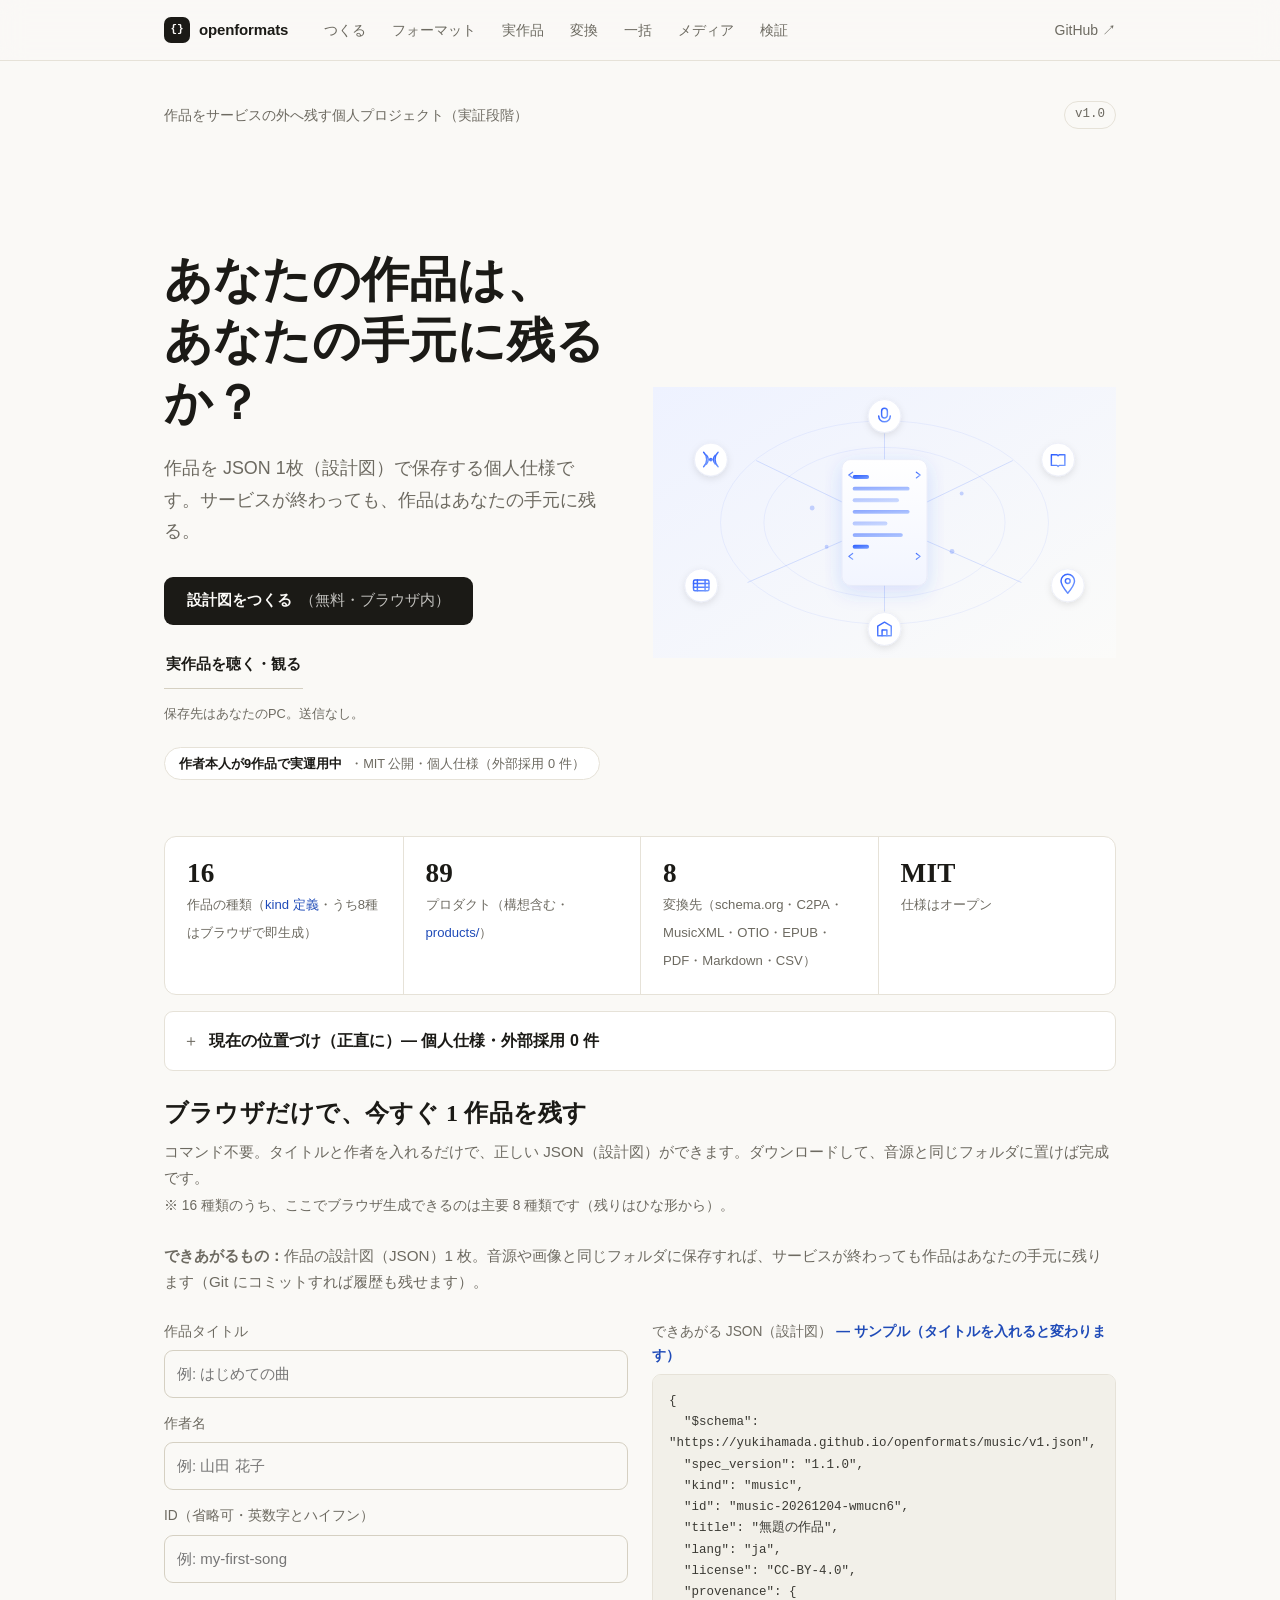
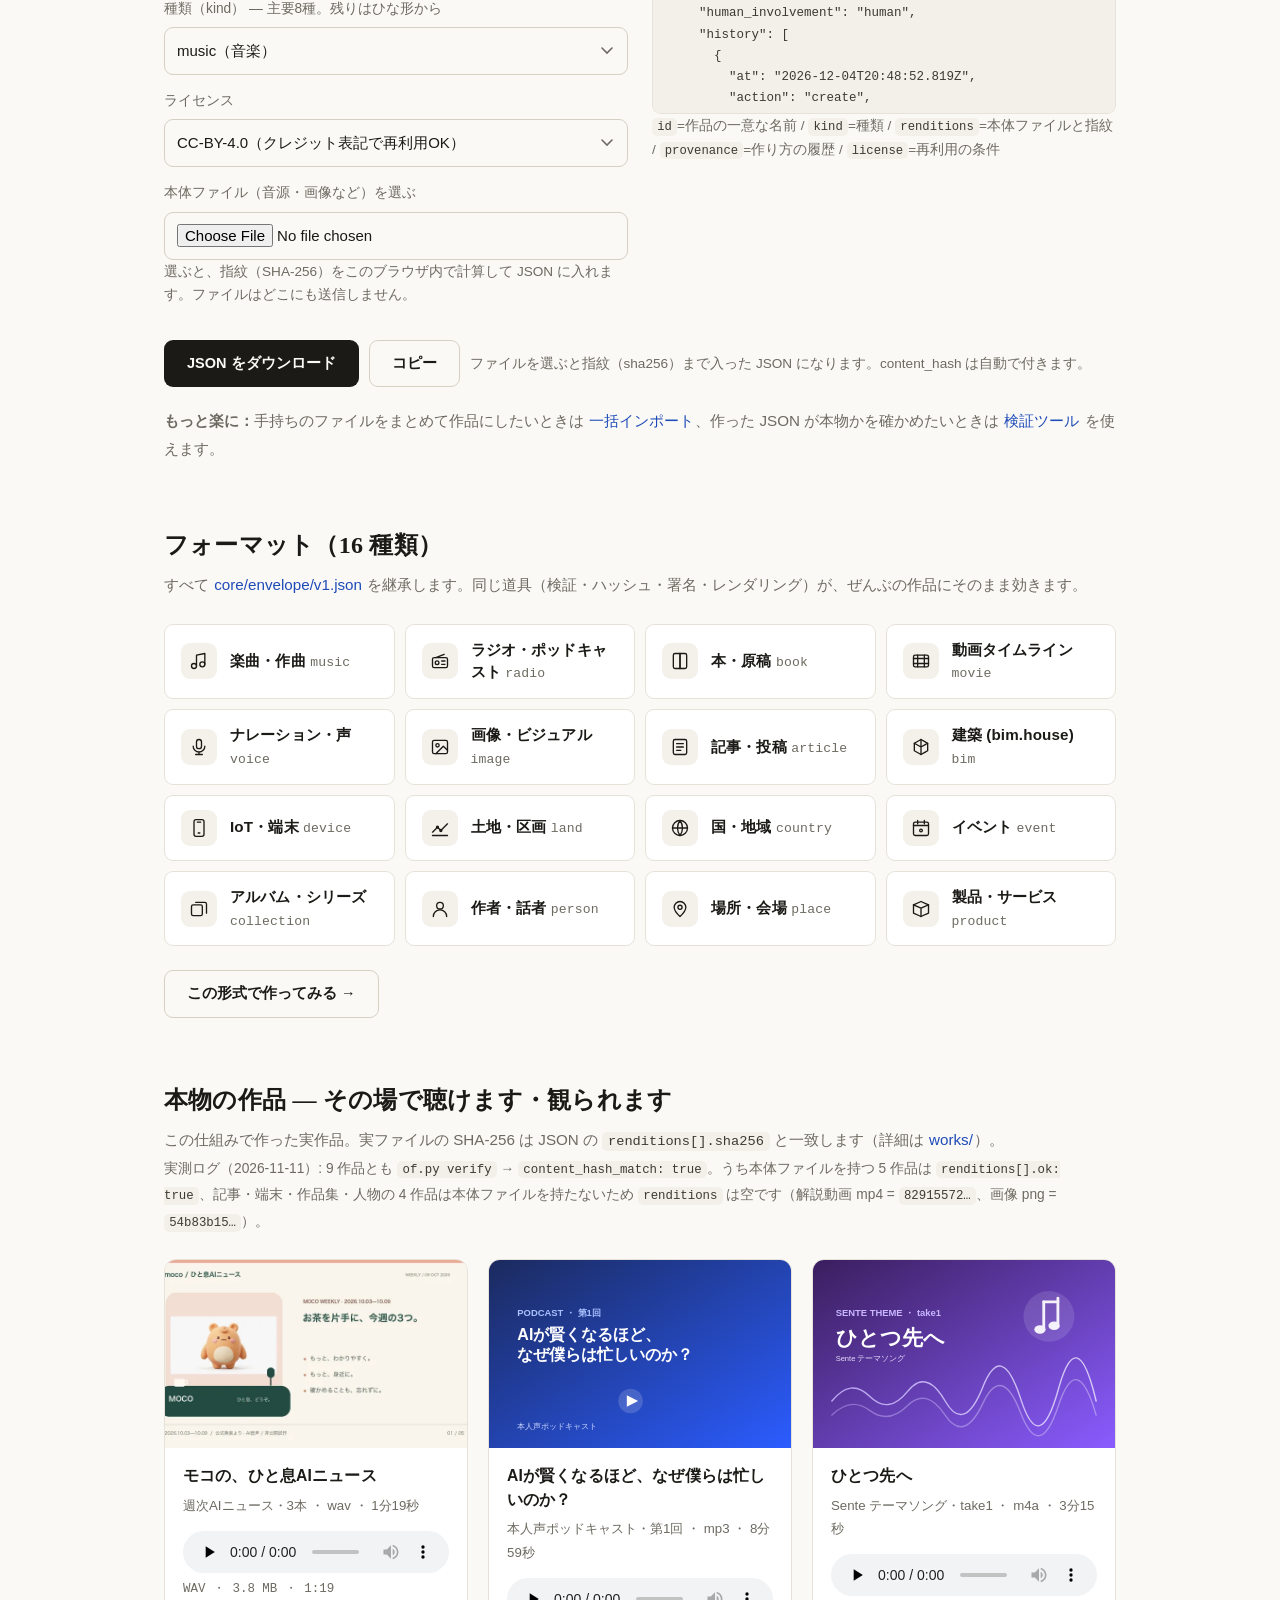
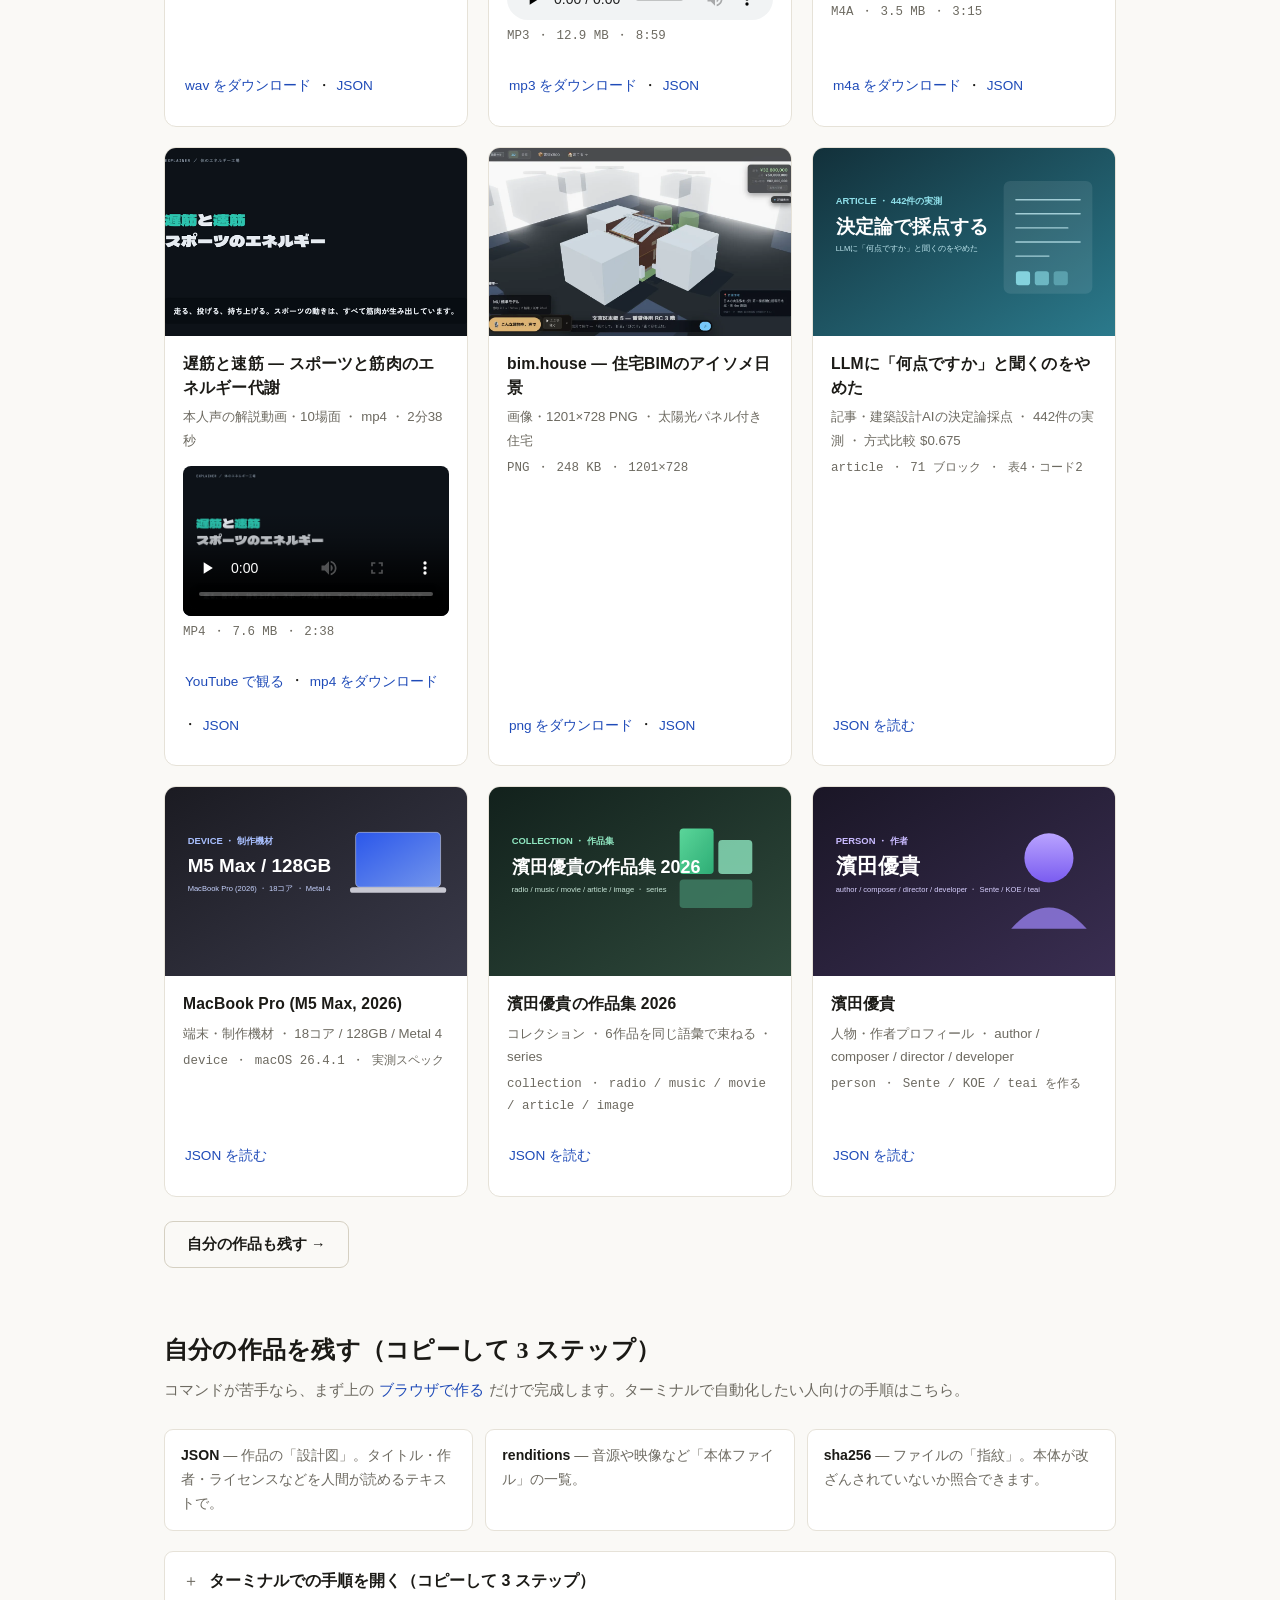
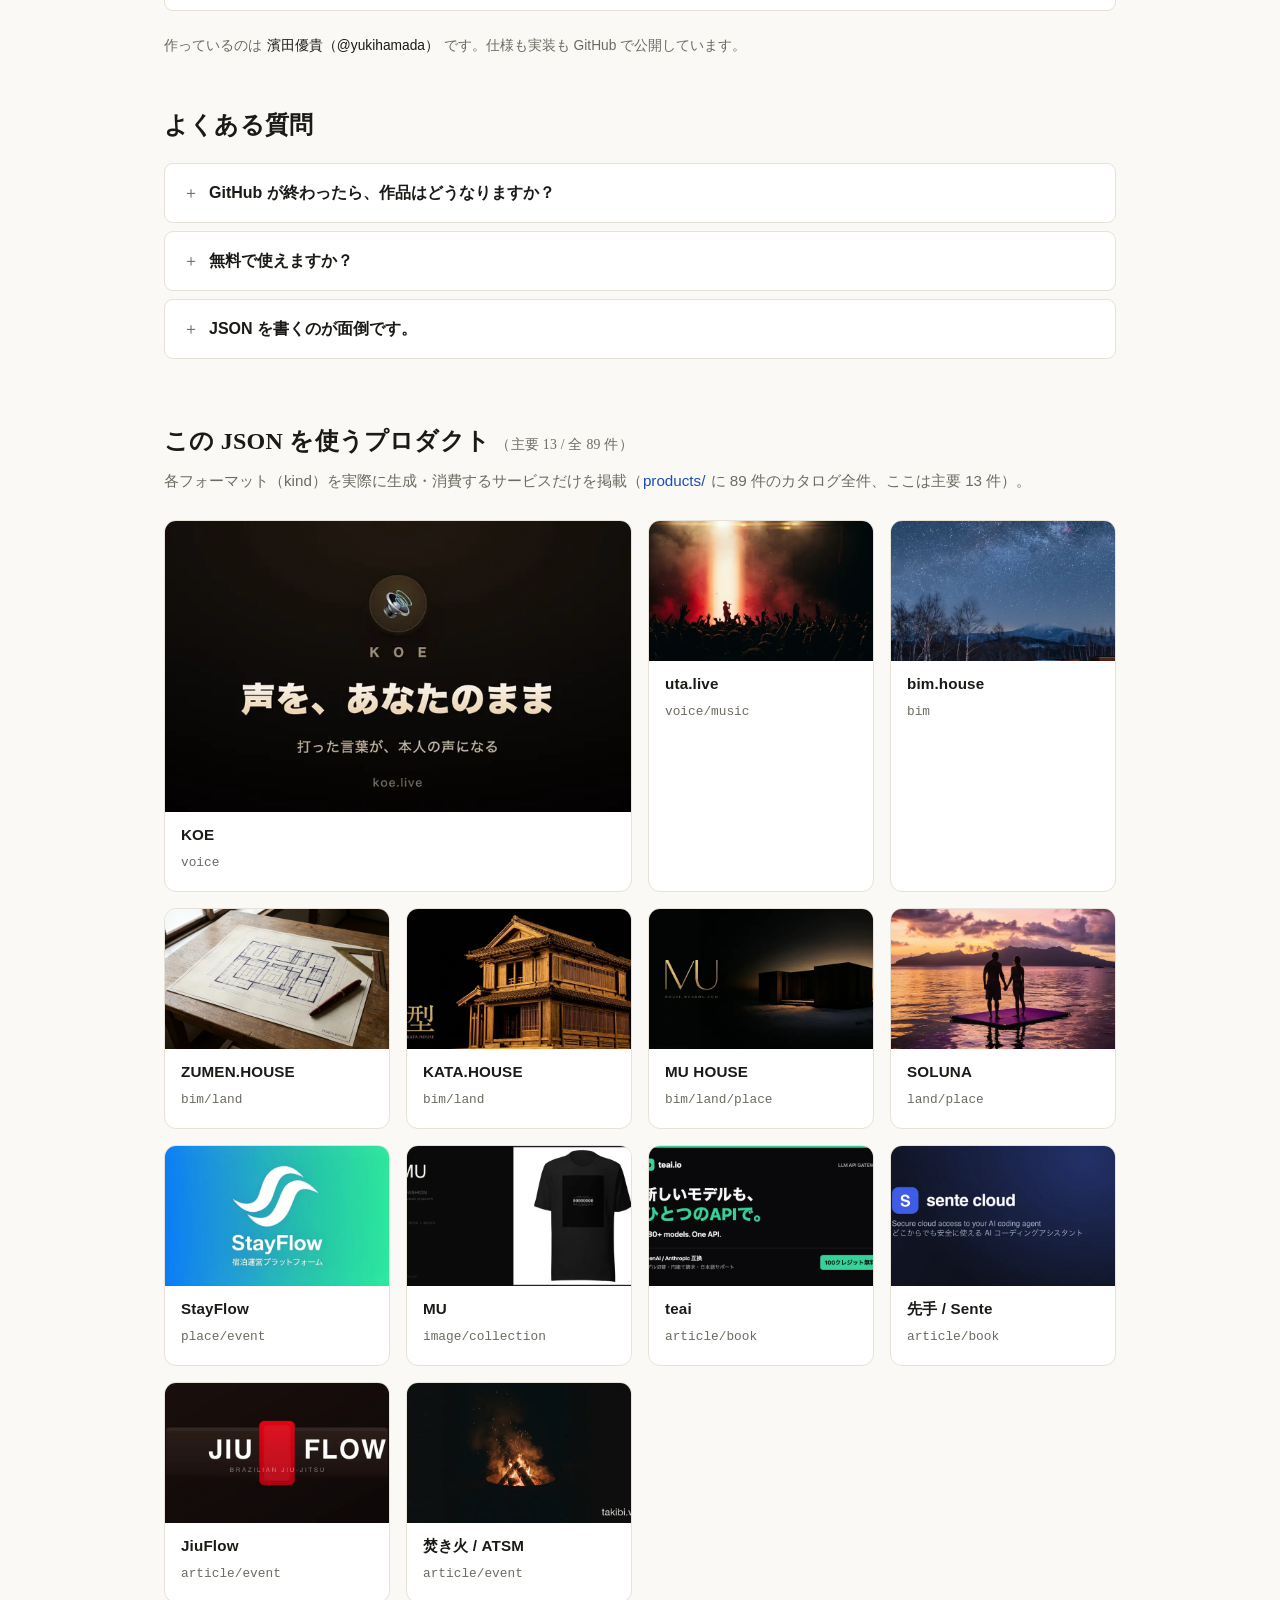
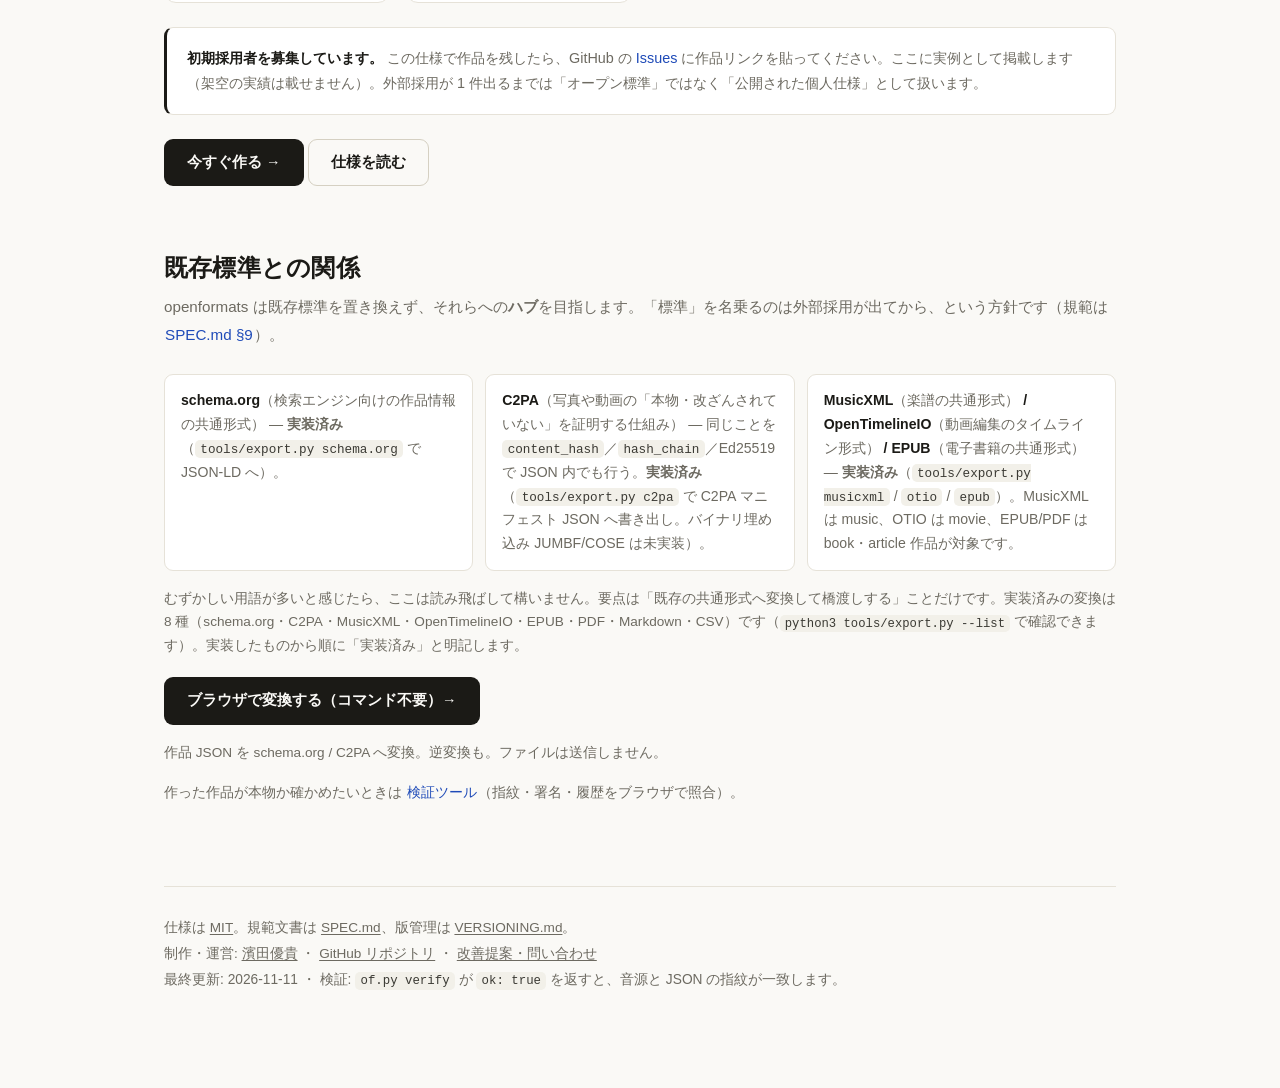
<file: index.html>
<!doctype html>
<html lang="ja">
<head>
<meta charset="utf-8">
<meta name="viewport" content="width=device-width, initial-scale=1">
<meta name="color-scheme" content="light dark">
<meta name="theme-color" content="#faf9f6" media="(prefers-color-scheme: light)">
<meta name="theme-color" content="#15140f" media="(prefers-color-scheme: dark)">
<title>openformats — 1 作品 = 1 JSON</title>
<meta name="description" content="あらゆる創作の最小単位を、人間が読める JSON で定義する個人仕様（MIT・公開）。音楽・ラジオ・本・声・動画・製品・場所を同じ語彙で。既存標準を置き換えずハブを目指す実証段階。">
<meta property="og:type" content="website">
<meta property="og:title" content="openformats — あなたの作品は、あなたの手元に残るか？">
<meta property="og:description" content="1 作品 = 1 JSON。音楽も本もラジオも、テキストで、あなたの手元に。ブラウザで作ってダウンロード保存。実音源つき。">
<meta property="og:url" content="https://yukihamada.github.io/openformats/">
<meta property="og:site_name" content="openformats">
<meta property="og:image" content="https://yukihamada.github.io/openformats/og-image.png">
<link rel="canonical" href="https://yukihamada.github.io/openformats/">
<script type="application/ld+json">
{
  "@context": "https://schema.org",
  "@type": "TechArticle",
  "name": "openformats",
  "headline": "1 作品 = 1 JSON の個人仕様（MIT・公開）",
  "description": "あらゆる創作の最小単位を人間が読める JSON で定義する個人仕様。音楽・ラジオ・本・声・動画・製品・場所を同じ語彙で。既存標準を置き換えずハブを目指す実証段階。",
  "url": "https://yukihamada.github.io/openformats/",
  "author": {"@type": "Person", "name": "濱田優貴", "url": "https://yukihamada.jp"},
  "license": "https://github.com/yukihamada/openformats/blob/main/LICENSE",
  "isBasedOn": "https://github.com/yukihamada/openformats"
}
</script>
<script type="application/ld+json">
{
  "@context": "https://schema.org",
  "@type": "VideoObject",
  "name": "遅筋と速筋 — スポーツと筋肉のエネルギー代謝",
  "description": "遅筋と速筋の違いと、スポーツ・トレーニングとの関係を本人の声で解説する2分38秒の動画。台本・タイムライン・字幕・声の来歴を openformats の movie.json に記録。",
  "thumbnailUrl": "https://yukihamada.github.io/openformats/assets/works/muscle-fibers-sports.png",
  "uploadDate": "2026-11-09T00:00:00+09:00",
  "duration": "PT2M38S",
  "contentUrl": "https://yukihamada.github.io/openformats/works/muscle-fibers-sports-2026-11.mp4",
  "embedUrl": "https://www.youtube.com/embed/f8wm8bD6uC8",
  "sameAs": "https://youtu.be/f8wm8bD6uC8",
  "author": {"@type": "Person", "name": "濱田優貴", "url": "https://yukihamada.jp"}
}
</script>
<meta property="og:image:width" content="1200">
<meta property="og:image:height" content="630">
<meta name="twitter:card" content="summary_large_image">
<meta name="twitter:title" content="openformats — あなたの作品は、あなたの手元に残るか？">
<meta name="twitter:description" content="1 作品 = 1 JSON。音楽も本もラジオも、テキストで、あなたの手元に。ブラウザで作ってダウンロード保存。実音源つき。">
<meta name="twitter:image" content="https://yukihamada.github.io/openformats/og-image.png">
<link rel="icon" href="data:image/svg+xml,%3Csvg xmlns='http://www.w3.org/2000/svg' viewBox='0 0 24 24'%3E%3Crect width='24' height='24' rx='6' fill='%231b1a16'/%3E%3Ctext x='12' y='17' font-size='13' font-family='monospace' fill='white' text-anchor='middle'%3E%7B%7D%3C/text%3E%3C/svg%3E">
<link rel="stylesheet" href="assets/site.css">
</head>
<body>
<a class="sr-only" href="#main">本文へスキップ</a>
<header class="site-nav">
  <nav aria-label="サイト">
    <a class="brand" href="./" aria-current="page"><span class="mark" aria-hidden="true">{}</span>openformats</a>
    <div class="links">
      <a href="#builder">つくる</a>
      <a href="#formats">フォーマット</a>
      <a href="#works">実作品</a>
      <a href="convert.html">変換</a>
      <a href="import.html">一括</a>
      <a href="render.html">メディア</a>
      <a href="verify.html">検証</a>
    </div>
    <a class="gh" href="https://github.com/yukihamada/openformats">GitHub ↗</a>
  </nav>
</header>
<main id="main" tabindex="-1">
  <div class="brand-row">
    <span class="tag">作品をサービスの外へ残す個人プロジェクト（実証段階）</span>
    <span class="ver">v1.0</span>
  </div>

  <section class="hero" id="hero" tabindex="-1">
    <div>
      <h1>あなたの作品は、<br>あなたの手元に残るか？</h1>
      <p class="lede">作品を JSON 1枚（設計図）で保存する個人仕様です。サービスが終わっても、作品はあなたの手元に残る。</p>
      <div class="hero-actions">
        <a class="cta" href="#builder">設計図をつくる<span class="cta-note">（無料・ブラウザ内）</span></a>
        <a class="hero-sub" href="#works">実作品を聴く・観る</a>
      </div>
      <p class="hero-note">保存先はあなたのPC。送信なし。</p>
      <p class="hero-badge"><b>作者本人が9作品で実運用中</b>・MIT 公開・個人仕様（外部採用 0 件）</p>
    </div>
    <div class="hero-art">
      <img class="light" src="assets/hero.svg" width="960" height="560" fetchpriority="high" alt="1つの作品が1つのJSONになり、音楽・ラジオ・本・声・動画・建築などへ広がる様子のイラスト" decoding="async">
      <img class="dark" src="assets/hero-dark.svg" width="960" height="560" fetchpriority="high" alt="" aria-hidden="true" decoding="async">
    </div>
  </section>

  <div class="stats" aria-label="このリポジトリの規模">
    <div class="stat"><b>16</b><span>作品の種類（<a href="https://github.com/yukihamada/openformats/blob/main/core/envelope/v1.json">kind 定義</a>・うち8種はブラウザで即生成）</span></div>
    <div class="stat"><b>89</b><span>プロダクト（構想含む・<a href="https://github.com/yukihamada/openformats/tree/main/products">products/</a>）</span></div>
    <div class="stat"><b>8</b><span>変換先（schema.org・C2PA・MusicXML・OTIO・EPUB・PDF・Markdown・CSV）</span></div>
    <div class="stat"><b>MIT</b><span>仕様はオープン</span></div>
  </div>

  <details class="status-note" role="note">
    <summary>現在の位置づけ（正直に）— 個人仕様・外部採用 0 件</summary>
    <p>これは作者1人の制作物に使っている<strong>個人仕様</strong>です。MIT で公開し、誰でも使えますが、外部採用はまだ 0 件（2026-11-11 時点）。既存標準（C2PA・schema.org・MusicXML・OpenTimelineIO 等）を置き換えるものではなく、それらへ変換する<strong>ハブ</strong>を目指しています。標準を名乗るのは外部採用が出てから、という方針です。</p>
  </details>

  <section id="builder" class="builder" aria-labelledby="h-builder">
    <h2 id="h-builder">ブラウザだけで、今すぐ 1 作品を残す</h2>
    <p class="sub">コマンド不要。タイトルと作者を入れるだけで、正しい JSON（設計図）ができます。ダウンロードして、音源と同じフォルダに置けば完成です。<br><small>※ 16 種類のうち、ここでブラウザ生成できるのは主要 8 種類です（残りはひな形から）。</small></p>
    <p class="sub"><strong>できあがるもの：</strong>作品の設計図（JSON）1 枚。音源や画像と同じフォルダに保存すれば、サービスが終わっても作品はあなたの手元に残ります（Git にコミットすれば履歴も残せます）。</p>
    <noscript><p class="hint">このビルダーは JavaScript で動きます。オフの場合は、下の「3 ステップ」のひな形 JSON をコピーして使ってください。</p></noscript>
    <div class="grid">
      <div>
        <label for="b-title">作品タイトル</label>
        <input id="b-title" type="text" placeholder="例: はじめての曲" autocomplete="off">
        <label for="b-author">作者名</label>
        <input id="b-author" type="text" placeholder="例: 山田 花子" autocomplete="off">
        <label for="b-id">ID（省略可・英数字とハイフン）</label>
        <input id="b-id" type="text" placeholder="例: my-first-song" autocomplete="off" pattern="[a-z0-9-]*">
        <label for="b-kind">種類（kind）<small> — 主要8種。残りはひな形から</small></label>
        <select id="b-kind">
          <option value="music">music（音楽）</option>
          <option value="radio">radio（ラジオ・ポッドキャスト）</option>
          <option value="voice">voice（声）</option>
          <option value="book">book（本・記事）</option>
          <option value="article">article（記事）</option>
          <option value="movie">movie（動画）</option>
          <option value="image">image（画像）</option>
          <option value="collection">collection（まとめ）</option>
        </select>
        <label for="b-license">ライセンス</label>
        <select id="b-license">
          <option value="CC-BY-4.0">CC-BY-4.0（クレジット表記で再利用OK）</option>
          <option value="CC0-1.0">CC0-1.0（完全に自由）</option>
          <option value="All-Rights-Reserved">All Rights Reserved（再利用不可）</option>
        </select>
        <label for="b-file">本体ファイル（音源・画像など）を選ぶ</label>
        <input id="b-file" type="file" aria-describedby="b-filehint b-hint">
        <p class="hint" id="b-filehint">選ぶと、指紋（SHA-256）をこのブラウザ内で計算して JSON に入れます。ファイルはどこにも送信しません。</p>
      </div>
      <div>
        <span class="outlabel" id="b-outlabel">できあがる JSON（設計図）<span id="b-sample" class="outlabel-sample"> — サンプル（タイトルを入れると変わります）</span></span>
        <pre class="out" id="b-out" aria-labelledby="b-outlabel"></pre>
        <p class="hint" id="b-legend"><code>id</code>=作品の一意な名前 / <code>kind</code>=種類 / <code>renditions</code>=本体ファイルと指紋 / <code>provenance</code>=作り方の履歴 / <code>license</code>=再利用の条件</p>
      </div>
    </div>
    <div class="row">
      <button class="cta" type="button" id="b-dl">JSON をダウンロード</button>
      <button class="cta ghost" type="button" id="b-copy">コピー</button>
      <span class="hint" id="b-hint">ファイルを選ぶと指紋（sha256）まで入った JSON になります。content_hash は自動で付きます。</span>
    </div>
    <p class="sub mt-20 mb-0"><strong>もっと楽に：</strong>手持ちのファイルをまとめて作品にしたいときは <a href="import.html">一括インポート</a>、作った JSON が本物かを確かめたいときは <a href="verify.html">検証ツール</a> を使えます。</p>
  </section>

  <section id="formats" aria-labelledby="h-formats">
    <h2 id="h-formats">フォーマット（16 種類）</h2>
    <p class="sub">すべて <a href="core/envelope/v1.json">core/envelope/v1.json</a> を継承します。同じ道具（検証・ハッシュ・署名・レンダリング）が、ぜんぶの作品にそのまま効きます。</p>
    <div class="formats">
      <a class="fmt" href="music/v1.json"><span class="ic"><svg><use href="assets/icons.svg#i-music"/></svg></span><div class="t"><h3>楽曲・作曲 <span class="en">music</span></h3></div></a>
      <a class="fmt" href="radio/v1.json"><span class="ic"><svg><use href="assets/icons.svg#i-radio"/></svg></span><div class="t"><h3>ラジオ・ポッドキャスト <span class="en">radio</span></h3></div></a>
      <a class="fmt" href="book/v1.json"><span class="ic"><svg><use href="assets/icons.svg#i-book"/></svg></span><div class="t"><h3>本・原稿 <span class="en">book</span></h3></div></a>
      <a class="fmt" href="movie/v1.json"><span class="ic"><svg><use href="assets/icons.svg#i-movie"/></svg></span><div class="t"><h3>動画タイムライン <span class="en">movie</span></h3></div></a>
      <a class="fmt" href="voice/v1.json"><span class="ic"><svg><use href="assets/icons.svg#i-voice"/></svg></span><div class="t"><h3>ナレーション・声 <span class="en">voice</span></h3></div></a>
      <a class="fmt" href="image/v1.json"><span class="ic"><svg><use href="assets/icons.svg#i-image"/></svg></span><div class="t"><h3>画像・ビジュアル <span class="en">image</span></h3></div></a>
      <a class="fmt" href="article/v1.json"><span class="ic"><svg><use href="assets/icons.svg#i-article"/></svg></span><div class="t"><h3>記事・投稿 <span class="en">article</span></h3></div></a>
      <a class="fmt" href="bim/v1.json"><span class="ic"><svg><use href="assets/icons.svg#i-bim"/></svg></span><div class="t"><h3>建築 (bim.house) <span class="en">bim</span></h3></div></a>
      <a class="fmt" href="device/v1.json"><span class="ic"><svg><use href="assets/icons.svg#i-device"/></svg></span><div class="t"><h3>IoT・端末 <span class="en">device</span></h3></div></a>
      <a class="fmt" href="land/v1.json"><span class="ic"><svg><use href="assets/icons.svg#i-land"/></svg></span><div class="t"><h3>土地・区画 <span class="en">land</span></h3></div></a>
      <a class="fmt" href="country/v1.json"><span class="ic"><svg><use href="assets/icons.svg#i-country"/></svg></span><div class="t"><h3>国・地域 <span class="en">country</span></h3></div></a>
      <a class="fmt" href="event/v1.json"><span class="ic"><svg><use href="assets/icons.svg#i-event"/></svg></span><div class="t"><h3>イベント <span class="en">event</span></h3></div></a>
      <a class="fmt" href="collection/v1.json"><span class="ic"><svg><use href="assets/icons.svg#i-collection"/></svg></span><div class="t"><h3>アルバム・シリーズ <span class="en">collection</span></h3></div></a>
      <a class="fmt" href="person/v1.json"><span class="ic"><svg><use href="assets/icons.svg#i-person"/></svg></span><div class="t"><h3>作者・話者 <span class="en">person</span></h3></div></a>
      <a class="fmt" href="place/v1.json"><span class="ic"><svg><use href="assets/icons.svg#i-place"/></svg></span><div class="t"><h3>場所・会場 <span class="en">place</span></h3></div></a>
      <a class="fmt" href="product/v1.json"><span class="ic"><svg><use href="assets/icons.svg#i-product"/></svg></span><div class="t"><h3>製品・サービス <span class="en">product</span></h3></div></a>
    </div>
    <p class="mt-24"><a class="cta ghost" href="#builder">この形式で作ってみる →</a></p>
  </section>

  <section id="works" aria-labelledby="h-works">
    <h2 id="h-works">本物の作品 — その場で聴けます・観られます</h2>
    <p class="sub">この仕組みで作った実作品。実ファイルの SHA-256 は JSON の <code>renditions[].sha256</code> と一致します（詳細は <a href="https://github.com/yukihamada/openformats/tree/main/works">works/</a>）。<br><small>実測ログ（2026-11-11）: 9 作品とも <code>of.py verify</code> → <code>content_hash_match: true</code>。うち本体ファイルを持つ 5 作品は <code>renditions[].ok: true</code>、記事・端末・作品集・人物の 4 作品は本体ファイルを持たないため <code>renditions</code> は空です（解説動画 mp4 = <code>82915572…</code>、画像 png = <code>54b83b15…</code>）。</small></p>
    <div class="works">
      <div class="work">
        <div class="cover"><img src="assets/works/moco-news.webp" width="640" height="400" alt="「モコの、ひと息AIニュース」のカバー" loading="lazy" decoding="async"></div>
        <div class="body">
          <h3 class="work-title">モコの、ひと息AIニュース</h3>
          <span class="meta">週次AIニュース・3本 ・ wav ・ 1分19秒</span>
          <audio controls preload="none" aria-label="モコの、ひと息AIニュース（週次AIニュース）" src="works/Moco-News.wav"></audio>
          <div class="asize">WAV ・ 3.8 MB ・ 1:19</div>
          <div class="dl"><a href="works/Moco-News.wav">wav をダウンロード</a> ・ <a href="works/moco-news-20261009.radio.json">JSON</a></div>
        </div>
      </div>
      <div class="work">
        <div class="cover"><img src="assets/works/episode-001.svg" width="640" height="400" alt="ポッドキャスト『AIが賢くなるほど、なぜ僕らは忙しいのか？』のカバー" loading="lazy" decoding="async"></div>
        <div class="body">
          <h3 class="work-title">AIが賢くなるほど、なぜ僕らは忙しいのか？</h3>
          <span class="meta">本人声ポッドキャスト・第1回 ・ mp3 ・ 8分59秒</span>
          <audio controls preload="none" aria-label="AIが賢くなるほど、なぜ僕らは忙しいのか？（本人声ポッドキャスト 第1回）" src="works/episode-001.mp3"></audio>
          <div class="asize">MP3 ・ 12.9 MB ・ 8:59</div>
          <div class="dl"><a href="works/episode-001.mp3">mp3 をダウンロード</a> ・ <a href="works/yuki-podcast-001.radio.json">JSON</a></div>
        </div>
      </div>
      <div class="work">
        <div class="cover"><img src="assets/works/hitotsu-saki-e.svg" width="640" height="400" alt="『ひとつ先へ』Sente テーマソングのカバー" loading="lazy" decoding="async"></div>
        <div class="body">
          <h3 class="work-title">ひとつ先へ</h3>
          <span class="meta">Sente テーマソング・take1 ・ m4a ・ 3分15秒</span>
          <audio controls preload="none" aria-label="ひとつ先へ（Sente テーマソング take1）" src="works/takes/take1_full.m4a"></audio>
          <div class="asize">M4A ・ 3.5 MB ・ 3:15</div>
          <div class="dl"><a href="works/takes/take1_full.m4a">m4a をダウンロード</a> ・ <a href="works/hitotsu-saki-e.music.json">JSON</a></div>
        </div>
      </div>
      <div class="work">
        <div class="cover"><img src="assets/works/muscle-fibers-sports.png" width="640" height="400" alt="『遅筋と速筋 — スポーツと筋肉のエネルギー代謝』のサムネイル" loading="lazy" decoding="async"></div>
        <div class="body">
          <h3 class="work-title">遅筋と速筋 — スポーツと筋肉のエネルギー代謝</h3>
          <span class="meta">本人声の解説動画・10場面 ・ mp4 ・ 2分38秒</span>
          <video controls preload="none" playsinline aria-label="遅筋と速筋 — スポーツと筋肉のエネルギー代謝" src="works/muscle-fibers-sports-2026-11.mp4" poster="assets/works/muscle-fibers-sports.png"></video>
          <div class="asize">MP4 ・ 7.6 MB ・ 2:38</div>
          <div class="dl"><a href="https://youtu.be/f8wm8bD6uC8">YouTube で観る</a> ・ <a href="works/muscle-fibers-sports-2026-11.mp4">mp4 をダウンロード</a> ・ <a href="works/muscle-fibers-sports-2026-11.movie.json">JSON</a></div>
        </div>
      </div>
      <div class="work">
        <div class="cover"><picture><source type="image/webp" srcset="works/bim-house-iso-day.webp"><img src="works/bim-house-iso-day.png" width="1201" height="728" alt="白い箱型の住宅を斜め上から見たアイソメ図。屋根に太陽光パネル、庭に植栽とアプローチが見える。" loading="lazy" decoding="async"></picture></div>
        <div class="body">
          <h3 class="work-title">bim.house — 住宅BIMのアイソメ日景</h3>
          <span class="meta">画像・1201×728 PNG ・ 太陽光パネル付き住宅</span>
          <div class="asize">PNG ・ 248 KB ・ 1201×728</div>
          <div class="dl"><a href="works/bim-house-iso-day.png">png をダウンロード</a> ・ <a href="works/bim-house-iso-day.image.json">JSON</a></div>
        </div>
      </div>
      <div class="work">
        <div class="cover"><img src="assets/works/bim-scoring-article.svg" width="640" height="400" alt="記事『LLMに「何点ですか」と聞くのをやめた』のカバー" loading="lazy" decoding="async"></div>
        <div class="body">
          <h3 class="work-title">LLMに「何点ですか」と聞くのをやめた</h3>
          <span class="meta">記事・建築設計AIの決定論採点 ・ 442件の実測 ・ 方式比較 $0.675</span>
          <div class="asize">article ・ 71 ブロック ・ 表4・コード2</div>
          <div class="dl"><a href="works/bim-deterministic-scoring-2026-11.article.json">JSON を読む</a></div>
        </div>
      </div>
      <div class="work">
        <div class="cover"><img src="assets/works/macbook-m5.svg" width="640" height="400" alt="端末『MacBook Pro (M5 Max, 2026)』のカバー" loading="lazy" decoding="async"></div>
        <div class="body">
          <h3 class="work-title">MacBook Pro (M5 Max, 2026)</h3>
          <span class="meta">端末・制作機材 ・ 18コア / 128GB / Metal 4</span>
          <div class="asize">device ・ macOS 26.4.1 ・ 実測スペック</div>
          <div class="dl"><a href="works/macbook-pro-m5-max-2026.device.json">JSON を読む</a></div>
        </div>
      </div>
      <div class="work">
        <div class="cover"><img src="assets/works/collection-2026.svg" width="640" height="400" alt="作品集『濱田優貴の作品集 2026』のカバー" loading="lazy" decoding="async"></div>
        <div class="body">
          <h3 class="work-title">濱田優貴の作品集 2026</h3>
          <span class="meta">コレクション ・ 6作品を同じ語彙で束ねる ・ series</span>
          <div class="asize">collection ・ radio / music / movie / article / image</div>
          <div class="dl"><a href="works/collection-2026.collection.json">JSON を読む</a></div>
        </div>
      </div>
      <div class="work">
        <div class="cover"><img src="assets/works/yukihamada-person.svg" width="640" height="400" alt="人物『濱田優貴』のカバー" loading="lazy" decoding="async"></div>
        <div class="body">
          <h3 class="work-title">濱田優貴</h3>
          <span class="meta">人物・作者プロフィール ・ author / composer / director / developer</span>
          <div class="asize">person ・ Sente / KOE / teai を作る</div>
          <div class="dl"><a href="works/yukihamada.person.json">JSON を読む</a></div>
        </div>
      </div>
    </div>
    <p class="mt-24"><a class="cta ghost" href="#builder">自分の作品も残す →</a></p>
  </section>

  <section id="start" aria-labelledby="h-start">
    <h2 id="h-start">自分の作品を残す（コピーして 3 ステップ）</h2>
    <p class="sub">コマンドが苦手なら、まず上の <a href="#builder">ブラウザで作る</a> だけで完成します。ターミナルで自動化したい人向けの手順はこちら。</p>
    <div class="glossary" aria-label="用語のミニ解説">
      <div><b>JSON</b> — 作品の「設計図」。タイトル・作者・ライセンスなどを人間が読めるテキストで。</div>
      <div><b>renditions</b> — 音源や映像など「本体ファイル」の一覧。</div>
      <div><b>sha256</b> — ファイルの「指紋」。本体が改ざんされていないか照合できます。</div>
    </div>
    <details class="term-steps">
      <summary>ターミナルでの手順を開く（コピーして 3 ステップ）</summary>
      <div class="codewrap">
        <button class="copy" type="button" data-copy="code-1" aria-label="手順1をコピー">コピー</button>
        <pre><code id="code-1"># 1. ひな形をコピー（署名なし・renditions 付きの starter を使う）
cp templates/starter.music.json my-song.music.json

# 2. 音源を JSON と同じフォルダに置き、title / id / renditions[].path を自分のものに書き換え
#    （例: "path": "my-song.mp3"）

# 3. 指紋を計算して書き込み、本物か検証する（renditions の sha256 も自動で入る）
python3 tools/of.py hash my-song.music.json --write
python3 tools/of.py verify my-song.music.json</code></pre>
      </div>
      <p>これだけで、あなたの作品は「JSON（設計図）」と「音源（本体）」の 2 層で、あなたの Git に残ります。<code>verify</code> が <code>ok: true</code> なら、音源と JSON の指紋が一致しています。</p>
      <p><small>※ ひな形は <code>sha256</code> が空なので、<code>validate</code> は <code>hash --write</code> の後に実行してください。</small></p>
      <div class="codewrap">
        <button class="copy" type="button" data-copy="code-2" aria-label="手順2をコピー">コピー</button>
        <pre><code id="code-2">git clone https://github.com/yukihamada/openformats
cd openformats
python3 -m venv .venv &amp;&amp; .venv/bin/pip install jsonschema
.venv/bin/python tools/validate.py --all</code></pre>
      </div>
      <p><small>Git が苦手なら、GitHub の自分のリポジトリ画面に、ダウンロードした JSON と本体ファイルをそのままドラッグ＆ドロップするだけでも残せます。</small></p>
      <p><small>既存標準へ書き出したいときは <code>python3 tools/export.py &lt;target&gt; &lt;file&gt;</code> で変換できます（<code>--list</code> で一覧）。実装済みは schema.org（往復可）・C2PA マニフェスト・MusicXML・OpenTimelineIO・EPUB 3・PDF・Markdown・CSV の8種です。C2PA はマニフェスト JSON の書き出しと PNG/JPEG へのバイナリ埋め込み（JUMBF）まで対応し、COSE 署名は未対応です。</small></p>
    </details>
    <p class="who">作っているのは <a href="https://github.com/yukihamada">濱田優貴（@yukihamada）</a> です。仕様も実装も GitHub で公開しています。</p>
    <h2 id="h-faq" class="mt-48">よくある質問</h2>
    <div class="faq" aria-labelledby="h-faq">
      <details><summary>GitHub が終わったら、作品はどうなりますか？</summary><p>JSON と本体ファイルはあなたの手元（ローカルや他の Git ホスト）にそのまま残ります。特定のサービスに依存しないので、別の場所へコピーするだけで続けられます。</p></details>
      <details><summary>無料で使えますか？</summary><p>はい。仕様（SPEC）もツールも MIT ライセンスで、無料です。有料のサービスに登録する必要はありません。</p></details>
      <details><summary>JSON を書くのが面倒です。</summary><p>上の「JSON を作る」フォームに入力するだけで、正しい JSON をその場で作れます。ファイルは送信されず、ブラウザ内だけで完結します。</p></details>
    </div>
  </section>

  <section id="products" aria-labelledby="h-products">
    <h2 id="h-products">この JSON を使うプロダクト <small class="soft">（主要 13 / 全 89 件）</small></h2>
    <p class="sub">各フォーマット（kind）を実際に生成・消費するサービスだけを掲載（<a href="https://github.com/yukihamada/openformats/tree/main/products">products/</a> に 89 件のカタログ全件、ここは主要 13 件）。</p>
    <div class="products">
      <a class="prod" href="https://koe.live" target="_blank" rel="noopener"><span class="thumb"><img src="assets/products/koe.webp" width="640" height="400" alt="KOE のスクリーンショット" loading="lazy" decoding="async"></span><span class="pbody"><h3>KOE</h3><span>voice</span></span></a>
      <a class="prod" href="https://uta.live" target="_blank" rel="noopener"><span class="thumb"><img src="assets/products/uta.webp" width="640" height="400" alt="uta.live のスクリーンショット" loading="lazy" decoding="async"></span><span class="pbody"><h3>uta.live</h3><span>voice/music</span></span></a>
      <a class="prod" href="https://bim.house" target="_blank" rel="noopener"><span class="thumb"><img src="assets/products/bim.webp" width="640" height="400" alt="bim.house のスクリーンショット" loading="lazy" decoding="async"></span><span class="pbody"><h3>bim.house</h3><span>bim</span></span></a>
      <a class="prod" href="https://zumen.house" target="_blank" rel="noopener"><span class="thumb"><img src="assets/products/zumen.webp" width="640" height="400" alt="ZUMEN.HOUSE のスクリーンショット" loading="lazy" decoding="async"></span><span class="pbody"><h3>ZUMEN.HOUSE</h3><span>bim/land</span></span></a>
      <a class="prod" href="https://kata.house" target="_blank" rel="noopener"><span class="thumb"><img src="assets/products/kata.webp" width="640" height="400" alt="KATA.HOUSE のスクリーンショット" loading="lazy" decoding="async"></span><span class="pbody"><h3>KATA.HOUSE</h3><span>bim/land</span></span></a>
      <a class="prod" href="https://house.wearmu.com" target="_blank" rel="noopener"><span class="thumb"><img src="assets/products/muhouse.webp" width="640" height="400" alt="MU HOUSE のスクリーンショット" loading="lazy" decoding="async"></span><span class="pbody"><h3>MU HOUSE</h3><span>bim/land/place</span></span></a>
      <a class="prod" href="https://solun.art" target="_blank" rel="noopener"><span class="thumb"><img src="assets/products/soluna.webp" width="640" height="400" alt="SOLUNA のスクリーンショット" loading="lazy" decoding="async"></span><span class="pbody"><h3>SOLUNA</h3><span>land/place</span></span></a>
      <a class="prod" href="https://stayflowapp.com/stays" target="_blank" rel="noopener"><span class="thumb"><img src="assets/products/stayflow.webp" width="640" height="400" alt="StayFlow のスクリーンショット" loading="lazy" decoding="async"></span><span class="pbody"><h3>StayFlow</h3><span>place/event</span></span></a>
      <a class="prod" href="https://wearmu.com/make" target="_blank" rel="noopener"><span class="thumb"><img src="assets/products/mu.webp" width="640" height="400" alt="MU のスクリーンショット" loading="lazy" decoding="async"></span><span class="pbody"><h3>MU</h3><span>image/collection</span></span></a>
      <a class="prod" href="https://teai.io" target="_blank" rel="noopener"><span class="thumb"><img src="assets/products/teai.webp" width="640" height="400" alt="teai のスクリーンショット" loading="lazy" decoding="async"></span><span class="pbody"><h3>teai</h3><span>article/book</span></span></a>
      <a class="prod" href="https://sente.teai.io" target="_blank" rel="noopener"><span class="thumb"><img src="assets/products/sente.webp" width="640" height="400" alt="先手 / Sente のスクリーンショット" loading="lazy" decoding="async"></span><span class="pbody"><h3>先手 / Sente</h3><span>article/book</span></span></a>
      <a class="prod" href="https://jiuflow.com" target="_blank" rel="noopener"><span class="thumb"><img src="assets/products/jiuflow.webp" width="640" height="400" alt="JiuFlow のスクリーンショット" loading="lazy" decoding="async"></span><span class="pbody"><h3>JiuFlow</h3><span>article/event</span></span></a>
      <a class="prod" href="https://takibi.wtf" target="_blank" rel="noopener"><span class="thumb"><img src="assets/products/takibi.webp" width="640" height="400" alt="焚き火 / ATSM のスクリーンショット" loading="lazy" decoding="async"></span><span class="pbody"><h3>焚き火 / ATSM</h3><span>article/event</span></span></a>
    </div>
    <div class="early" role="note">
      <strong>初期採用者を募集しています。</strong> この仕様で作品を残したら、GitHub の <a href="https://github.com/yukihamada/openformats/issues">Issues</a> に作品リンクを貼ってください。ここに実例として掲載します（架空の実績は載せません）。外部採用が 1 件出るまでは「オープン標準」ではなく「公開された個人仕様」として扱います。
    </div>
    <p class="mt-24"><a class="cta" href="#builder">今すぐ作る →</a> <a class="cta ghost" href="https://github.com/yukihamada/openformats">仕様を読む</a></p>
  </section>

  <section id="standards" aria-labelledby="h-standards">
    <h2 id="h-standards">既存標準との関係</h2>
    <p class="sub">openformats は既存標準を置き換えず、それらへの<strong>ハブ</strong>を目指します。「標準」を名乗るのは外部採用が出てから、という方針です（規範は <a href="https://github.com/yukihamada/openformats/blob/main/SPEC.md">SPEC.md §9</a>）。</p>
    <div class="glossary" aria-label="既存標準との対応と実装状況">
      <div><b>schema.org</b>（検索エンジン向けの作品情報の共通形式） — <strong>実装済み</strong>（<code>tools/export.py schema.org</code> で JSON-LD へ）。</div>
      <div><b>C2PA</b>（写真や動画の「本物・改ざんされていない」を証明する仕組み） — 同じことを <code>content_hash</code>／<code>hash_chain</code>／Ed25519 で JSON 内でも行う。<strong>実装済み</strong>（<code>tools/export.py c2pa</code> で C2PA マニフェスト JSON へ書き出し。バイナリ埋め込み JUMBF/COSE は未実装）。</div>
      <div><b>MusicXML</b>（楽譜の共通形式）<b> / OpenTimelineIO</b>（動画編集のタイムライン形式）<b> / EPUB</b>（電子書籍の共通形式） — <strong>実装済み</strong>（<code>tools/export.py musicxml</code> / <code>otio</code> / <code>epub</code>）。MusicXML は music、OTIO は movie、EPUB/PDF は book・article 作品が対象です。</div>
    </div>
    <p class="hint mt-16">むずかしい用語が多いと感じたら、ここは読み飛ばして構いません。要点は「既存の共通形式へ変換して橋渡しする」ことだけです。実装済みの変換は 8 種（schema.org・C2PA・MusicXML・OpenTimelineIO・EPUB・PDF・Markdown・CSV）です（<code>python3 tools/export.py --list</code> で確認できます）。実装したものから順に「実装済み」と明記します。</p>
    <p class="mt-20"><a class="cta" href="convert.html">ブラウザで変換する（コマンド不要）→</a></p>
    <p class="hint mt-10">作品 JSON を schema.org / C2PA へ変換。逆変換も。ファイルは送信しません。</p>
    <p class="hint mt-6">作った作品が本物か確かめたいときは <a href="verify.html">検証ツール</a>（指紋・署名・履歴をブラウザで照合）。</p>
  </section>

  <footer>
    仕様は <a href="https://github.com/yukihamada/openformats">MIT</a>。規範文書は <a href="https://github.com/yukihamada/openformats/blob/main/SPEC.md">SPEC.md</a>、版管理は <a href="https://github.com/yukihamada/openformats/blob/main/VERSIONING.md">VERSIONING.md</a>。<br>
    制作・運営: <a href="https://yukihamada.jp">濱田優貴</a> ・ <a href="https://github.com/yukihamada/openformats">GitHub リポジトリ</a> ・ <a href="https://github.com/yukihamada/openformats/issues">改善提案・問い合わせ</a><br>
    <small>最終更新: 2026-11-11 ・ 検証: <code>of.py verify</code> が <code>ok: true</code> を返すと、音源と JSON の指紋が一致します。</small>
  </footer>
</main>
<div class="sr-only" role="status" aria-live="polite" id="copy-status"></div>
<script src="assets/convert.js"></script>
<script>
  document.querySelectorAll('.work .cover img, .prod .thumb img').forEach(function(img){
    var box = img.closest('.cover, .thumb');
    if(!box) return;
    var mark = function(){ box.classList.add('loaded'); };
    if(img.complete && img.naturalWidth > 0){ mark(); }
    else { img.addEventListener('load', mark, {once:true}); img.addEventListener('error', mark, {once:true}); }
  });
  document.querySelectorAll('.copy').forEach(function(btn){
    btn.addEventListener('click', function(){
      var el = document.getElementById(btn.dataset.copy);
      if(!el) return;
      var text = el.innerText;
      var done = function(){
        btn.textContent='コピー済み';
        var st=document.getElementById('copy-status'); if(st) st.textContent='コードをコピーしました';
        setTimeout(function(){btn.textContent='コピー';},1500);
      };
      if(navigator.clipboard && navigator.clipboard.writeText){
        navigator.clipboard.writeText(text).then(done, function(){ fallback(text, done); });
      } else { fallback(text, done); }
    });
  });
  function fallback(text, cb){
    var ta=document.createElement('textarea'); ta.value=text; ta.style.position='fixed'; ta.style.opacity='0';
    document.body.appendChild(ta); ta.select();
    try{ document.execCommand('copy'); }catch(e){}
    document.body.removeChild(ta); cb();
  }

  // ---- browser builder ----
  (function(){
    var t=document.getElementById('b-title'), a=document.getElementById('b-author'),
        k=document.getElementById('b-kind'), f=document.getElementById('b-file'),
        idf=document.getElementById('b-id'),
        lic=document.getElementById('b-license'),
        out=document.getElementById('b-out'), dl=document.getElementById('b-dl'),
        cp=document.getElementById('b-copy'), hint=document.getElementById('b-hint');
    if(!out) return;
    document.querySelectorAll('a[href="#builder"]').forEach(function(link){
      link.addEventListener('click',function(){ setTimeout(function(){ if(t) t.focus({preventScroll:true}); },60); });
    });

    var fileState={name:'', sha256:'', bytes:0, format:''};
    function hashStr(s){
      var h1=0x811c9dc5, h2=0x1000193;
      for(var i=0;i<s.length;i++){
        var c=s.charCodeAt(i);
        h1=Math.imul(h1^c,0x01000193)>>>0;
        h2=Math.imul(h2+c,0x85ebca6b)>>>0;
      }
      return (h1.toString(36)+h2.toString(36)).padStart(10,'0');
    }
    var sessionTok=Math.random().toString(36).slice(2,8), blankSeq=0;
    function slug(s){
      var raw=(s||'').trim();
      var base=raw.toLowerCase().replace(/[^a-z0-9]+/g,'-').replace(/^-+|-+$/g,'').slice(0,40);
      var d=new Date(), stamp=d.getFullYear()+String(d.getMonth()+1).padStart(2,'0')+String(d.getDate()).padStart(2,'0');
      var kk=(k&&k.value)?k.value:'work';
      if(base.length>=4 && /[a-z]/.test(base)) return base;
      if(raw) return kk+'-'+stamp+'-'+hashStr(raw).slice(0,6);
      return kk+'-'+stamp+'-'+sessionTok+(blankSeq?('-'+blankSeq):'');
    }
    function normId(){
      if(idf&&idf.value.trim()){
        var v=idf.value.trim().toLowerCase().replace(/[^a-z0-9-]+/g,"-").replace(/^-+|-+$/g,"");
        if(v.length>=2) return v;
      }
      return slug(t.value.trim());
    }
    function build(){
      var title=t.value.trim()||'無題の作品', author=a.value.trim(),
          kind=k.value, file=fileState.name;
      var o={
        "$schema":"https://yukihamada.github.io/openformats/"+kind+"/v1.json",
        "spec_version":"1.1.0","kind":kind,"id":normId(),"title":title,"lang":"ja",
        "license":(lic?lic.value:"CC-BY-4.0"),
        "provenance":{"human_involvement":"human","history":[{"at":new Date().toISOString(),"action":"create","by":author||'unknown'}]},
        "access":{"visibility":"private","derivatives":"allow"}
      };
      if(author) o.authors=[{"name":author}];
      var rend=null;
      if(fileState.sha256){
        var rkind = (kind==='movie') ? 'video' : (kind==='image') ? 'image' : (kind==='article'||kind==='book') ? 'document' : 'audio';
        rend={kind:rkind,format:fileState.format||'bin',path:file,sha256:fileState.sha256,bytes:fileState.bytes};
      }
      if(kind==='music'){ if(rend)o.renditions=[rend]; }
      else if(kind==='radio'){ o.speakers=[{id:"host",name:author||'unknown'}]; o.segments=[{type:"speech",speaker:"host",text:"ここに台本"}]; if(rend)o.renditions=[rend]; }
      else if(kind==='voice'){ o.source={path:file||'voice.wav'}; if(rend)o.renditions=[rend]; }
      else if(kind==='book'){ o.metadata={}; o.chapters=[{id:"ch1",title:"第1章",blocks:[{type:"paragraph",text:"本文"}]}]; if(rend)o.renditions=[rend]; }
      else if(kind==='article'){ o.blocks=[{type:"paragraph",text:"本文"}]; if(rend)o.renditions=[rend]; }
      else if(kind==='movie'){ o.timeline=[{id:"c1",type:"video",clips:[{start_sec:0,duration_sec:0,src:file||'clip.mp4'}]}]; if(rend)o.renditions=[rend]; }
      else if(kind==='image'){ o.source={path:file||'image.png'}; if(rend)o.renditions=[rend]; }
      else if(kind==='collection'){ o.items=[{ref:"example.music.json"}]; }
      if(window.OFConvert && OFConvert.contentHash){ try{ o.content_hash=OFConvert.contentHash(o); }catch(e){} }
      return JSON.stringify(o,null,2);
    }
    var announceTimer=null;
    function render(){
      out.textContent=build();
      if(announceTimer) clearTimeout(announceTimer);
      announceTimer=setTimeout(function(){
        var st=document.getElementById('copy-status');
        if(st) st.textContent='JSON を更新しました。'+(k.value==='collection'?'（collection は参照の集まりです）':'');
      },900);
    }
    t.addEventListener('input',function(){ if(!t.value.trim()) blankSeq++; });
    [t,a,idf].forEach(function(el){ if(el) el.addEventListener('input',render); });
    k.addEventListener('change',render);
    if(lic) lic.addEventListener('change',render);
    var sampleEl=document.getElementById('b-sample');
    function markTouched(){ if(sampleEl){ sampleEl.style.display='none'; sampleEl=null; } }
    [t,a,idf,k,lic,f].forEach(function(el){ if(el) el.addEventListener('input',markTouched); if(el) el.addEventListener('change',markTouched); });
    render();
    if(f){
      f.addEventListener('change',function(){
        var file=f.files&&f.files[0];
        if(!file){ fileState={name:'',sha256:'',bytes:0,format:''}; render(); return; }
        fileState.name=file.name; fileState.bytes=file.size;
        fileState.format=(file.name.split('.').pop()||'bin').toLowerCase();
        hint.textContent='指紋を計算中…';
        if(window.crypto&&crypto.subtle){
          file.arrayBuffer().then(function(buf){ return crypto.subtle.digest('SHA-256',buf); })
            .then(function(h){
              fileState.sha256=[...new Uint8Array(h)].map(function(b){return b.toString(16).padStart(2,'0');}).join('');
              render();
              hint.textContent=(k.value==='collection')
                ? '指紋を計算しました。ただし collection は参照の集まりなので、renditions には入りません。'
                : '指紋（sha256）を入れました。本体ファイルの指紋と一致するかは of.py verify で照合できます。';
            })
            .catch(function(){ hint.textContent='この環境では指紋を計算できませんでした。ファイル名だけ入れます。'; render(); });
        } else { hint.textContent='この環境では指紋を計算できませんでした。ファイル名だけ入れます。'; render(); }
      });
    }
    dl.addEventListener('click',function(){
      var blob=new Blob([build()],{type:'application/json'});
      var url=URL.createObjectURL(blob), link=document.createElement('a');
      var jid; try{ jid=JSON.parse(build()).id; }catch(e){ jid=slug(t.value.trim()); }
      var dd=new Date(), ds=dd.getFullYear()+String(dd.getMonth()+1).padStart(2,'0')+String(dd.getDate()).padStart(2,'0');
      link.href=url; link.download=(jid||'my-work')+'-'+ds+'.'+k.value+'.json';
      document.body.appendChild(link); link.click(); document.body.removeChild(link);
      URL.revokeObjectURL(url);
      hint.textContent='ダウンロードしました。本体ファイルと同じフォルダに置いてください。';
      var st=document.getElementById('copy-status'); if(st) st.textContent='JSON をダウンロードしました';
    });
    cp.addEventListener('click',function(){
      var text=build();
      var done=function(){ cp.textContent='コピー済み'; var st=document.getElementById('copy-status'); if(st)st.textContent='JSONをコピーしました'; setTimeout(function(){cp.textContent='コピー';},1500); };
      if(navigator.clipboard&&navigator.clipboard.writeText){ navigator.clipboard.writeText(text).then(done,function(){fallback(text,done);}); }
      else fallback(text,done);
    });
  })();
</script>
</body>
</html>
</file>
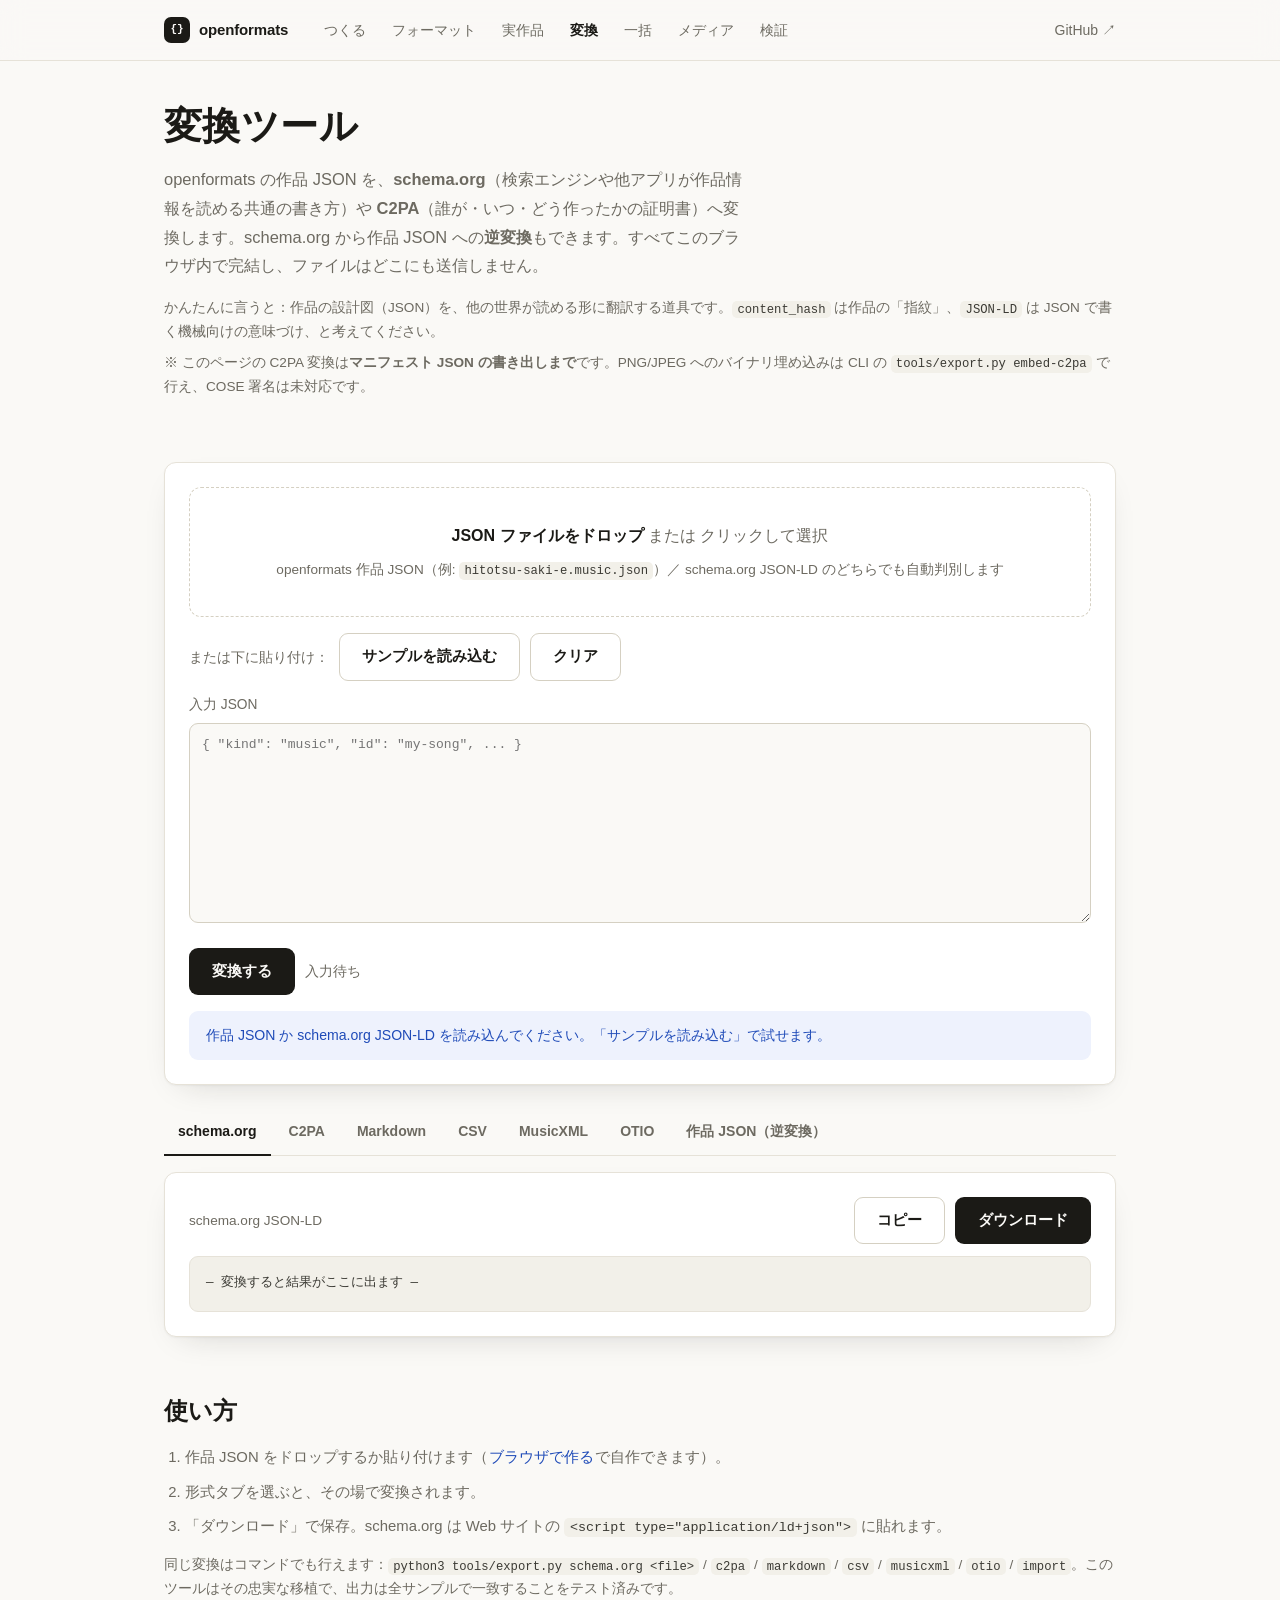
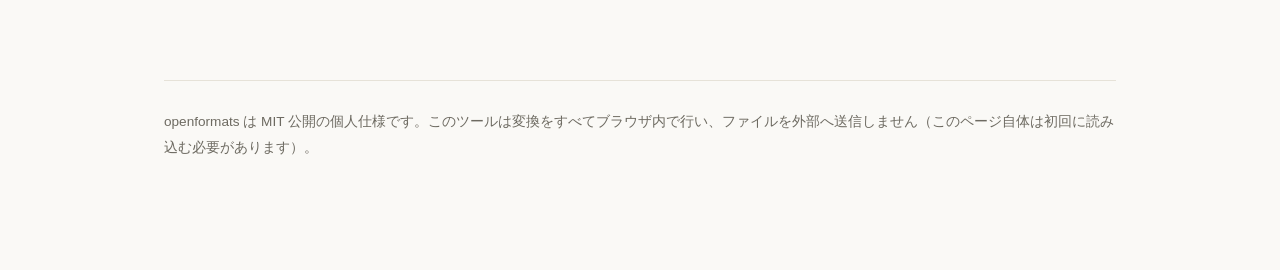
<file: convert.html>
<!doctype html>
<html lang="ja">
<head>
<meta charset="utf-8">
<meta name="viewport" content="width=device-width, initial-scale=1">
<meta name="color-scheme" content="light dark">
<title>変換ツール — openformats ⇄ schema.org / C2PA</title>
<meta name="description" content="openformats の作品 JSON を schema.org の JSON-LD や C2PA マニフェストへ、ブラウザだけで変換。逆変換も。ファイルはどこにも送信しません。">
<meta property="og:type" content="website">
<meta property="og:title" content="変換ツール — openformats ⇄ schema.org / C2PA">
<meta property="og:description" content="作品 JSON を schema.org・C2PA へ、ブラウザだけで変換。逆変換も。ファイルは送信しません。">
<meta property="og:url" content="https://yukihamada.github.io/openformats/convert.html">
<link rel="canonical" href="https://yukihamada.github.io/openformats/convert.html">
<link rel="icon" href="data:image/svg+xml,%3Csvg xmlns='http://www.w3.org/2000/svg' viewBox='0 0 24 24'%3E%3Crect width='24' height='24' rx='6' fill='%232b5cff'/%3E%3Ctext x='12' y='17' font-size='13' font-family='monospace' fill='white' text-anchor='middle'%3E%7B%7D%3C/text%3E%3C/svg%3E">
<link rel="stylesheet" href="assets/site.css">
</head>
<body>
<a class="sr-only" href="#main">本文へスキップ</a>
<header class="site-nav">
  <nav aria-label="サイト">
    <a class="brand" href="./"><span class="mark" aria-hidden="true">{}</span>openformats</a>
    <div class="links">
      <a href="./#builder">つくる</a>
      <a href="./#formats">フォーマット</a>
      <a href="./#works">実作品</a>
      <a href="convert.html" aria-current="page">変換</a>
      <a href="import.html">一括</a>
      <a href="render.html">メディア</a>
      <a href="verify.html">検証</a>
    </div>
    <a class="gh" href="https://github.com/yukihamada/openformats">GitHub ↗</a>
  </nav>
</header>
<main id="main" tabindex="-1">
  <h1>変換ツール</h1>
  <p class="lede">openformats の作品 JSON を、<strong>schema.org</strong>（検索エンジンや他アプリが作品情報を読める共通の書き方）や <strong>C2PA</strong>（誰が・いつ・どう作ったかの証明書）へ変換します。schema.org から作品 JSON への<strong>逆変換</strong>もできます。すべてこのブラウザ内で完結し、ファイルはどこにも送信しません。</p>
  <p class="hint lede-note">かんたんに言うと：作品の設計図（JSON）を、他の世界が読める形に翻訳する道具です。<code>content_hash</code> は作品の「指紋」、<code>JSON-LD</code> は JSON で書く機械向けの意味づけ、と考えてください。</p>
  <p class="hint lede-note">※ このページの C2PA 変換は<strong>マニフェスト JSON の書き出しまで</strong>です。PNG/JPEG へのバイナリ埋め込みは CLI の <code>tools/export.py embed-c2pa</code> で行え、COSE 署名は未対応です。</p>

  <section class="panel" aria-labelledby="h-in">
    <h2 id="h-in" class="sr-only">入力</h2>
    <div class="drop" id="drop" role="button" tabindex="0" aria-label="JSON ファイルを選ぶか、ここにドロップ">
      <div><strong>JSON ファイルをドロップ</strong> または クリックして選択</div>
      <div class="small">openformats 作品 JSON（例: <code>hitotsu-saki-e.music.json</code>）／ schema.org JSON-LD のどちらでも自動判別します</div>
      <input id="file" type="file" accept=".json,application/json" hidden>
    </div>
    <div class="row mt-16">
      <span class="hint">または下に貼り付け：</span>
      <button class="cta ghost" type="button" id="btn-sample">サンプルを読み込む</button>
      <button class="cta ghost" type="button" id="btn-clear">クリア</button>
    </div>
    <label for="input" class="mt-12">入力 JSON</label>
    <textarea id="input" spellcheck="false" placeholder='{ "kind": "music", "id": "my-song", ... }'></textarea>
    <div class="row">
      <button class="cta" type="button" id="btn-convert">変換する</button>
      <span class="hint" id="detect">入力待ち</span>
    </div>
    <div id="in-status" class="status info" role="status" aria-live="polite" hidden></div>
  </section>

  <section class="mt-24" aria-labelledby="h-out">
    <h2 id="h-out" class="sr-only">出力</h2>
    <div class="tabs" role="tablist" aria-label="出力形式">
      <button role="tab" id="tab-schema" aria-controls="pane" aria-selected="true" tabindex="0">schema.org</button>
      <button role="tab" id="tab-c2pa" aria-controls="pane" aria-selected="false" tabindex="-1">C2PA</button>
      <button role="tab" id="tab-markdown" aria-controls="pane" aria-selected="false" tabindex="-1">Markdown</button>
      <button role="tab" id="tab-csv" aria-controls="pane" aria-selected="false" tabindex="-1">CSV</button>
      <button role="tab" id="tab-musicxml" aria-controls="pane" aria-selected="false" tabindex="-1">MusicXML</button>
      <button role="tab" id="tab-otio" aria-controls="pane" aria-selected="false" tabindex="-1">OTIO</button>
      <button role="tab" id="tab-import" aria-controls="pane" aria-selected="false" tabindex="-1">作品 JSON（逆変換）</button>
    </div>
    <div class="panel">
      <div class="row mt-0 mb-12">
        <span class="hint" id="out-label">schema.org JSON-LD</span>
        <span id="out-kind"></span>
        <span class="spacer"></span>
        <button class="cta ghost" type="button" id="btn-copy">コピー</button>
        <button class="cta" type="button" id="btn-dl">ダウンロード</button>
      </div>
      <pre class="out" id="pane" role="tabpanel" aria-labelledby="tab-schema" tabindex="0">— 変換すると結果がここに出ます —</pre>
      <div id="out-status" class="status info" role="status" aria-live="polite" hidden></div>
    </div>
  </section>

  <section class="steps" aria-labelledby="h-steps">
    <h2 id="h-steps">使い方</h2>
    <ol>
      <li>作品 JSON をドロップするか貼り付けます（<a href="./#builder">ブラウザで作る</a>で自作できます）。</li>
      <li>形式タブを選ぶと、その場で変換されます。</li>
      <li>「ダウンロード」で保存。schema.org は Web サイトの <code>&lt;script type="application/ld+json"&gt;</code> に貼れます。</li>
    </ol>
    <p class="hint mt-14">同じ変換はコマンドでも行えます：<code>python3 tools/export.py schema.org &lt;file&gt;</code> / <code>c2pa</code> / <code>markdown</code> / <code>csv</code> / <code>musicxml</code> / <code>otio</code> / <code>import</code>。このツールはその忠実な移植で、出力は全サンプルで一致することをテスト済みです。</p>
  </section>

  <footer>
    <p>openformats は MIT 公開の個人仕様です。このツールは変換をすべてブラウザ内で行い、ファイルを外部へ送信しません（このページ自体は初回に読み込む必要があります）。</p>
  </footer>
</main>

<script src="assets/convert.js"></script>
<script>
(function () {
  "use strict";
  var OF = window.OFConvert;
  var $ = function (id) { return document.getElementById(id); };
  var input = $("input"), pane = $("pane"), detect = $("detect");
  var inStatus = $("in-status"), outStatus = $("out-status");
  var outLabel = $("out-label"), outKind = $("out-kind");
  var tabs = { schema: $("tab-schema"), c2pa: $("tab-c2pa"), markdown: $("tab-markdown"), csv: $("tab-csv"), musicxml: $("tab-musicxml"), otio: $("tab-otio"), import: $("tab-import") };
  // 出力がテキスト（JSON ではない）形式と、その拡張子・MIME
  var TEXT_FORMATS = {
    markdown: { ext: ".md", mime: "text/markdown", label: "Markdown" },
    csv: { ext: ".csv", mime: "text/csv", label: "CSV" },
    musicxml: { ext: ".musicxml", mime: "application/vnd.recordare.musicxml+xml", label: "MusicXML" },
    otio: { ext: ".otio", mime: "application/json", label: "OpenTimelineIO (OTIO JSON)" }
  };
  var current = "schema";
  var parsed = null;      // 入力 JSON
  var parsedKind = null;  // "work" | "schema"
  var results = {};       // 変換結果キャッシュ

  var SAMPLE = {
    "$schema": "https://yukihamada.github.io/openformats/music/v1.json",
    spec_version: "1.1.0", kind: "music", id: "my-first-song",
    title: "はじめての曲", lang: "ja", license: "CC-BY-4.0",
    authors: [{ name: "山田 花子" }],
    provenance: { human_involvement: "human", history: [{ at: "2026-11-11T00:00:00Z", action: "create", by: "山田 花子" }] },
    access: { visibility: "private", derivatives: "allow" }
  };

  function showStatus(el, kind, msg) {
    if (!el) return;
    if (!msg) { el.hidden = true; el.textContent = ""; return; }
    el.hidden = false; el.className = "status " + kind; el.textContent = msg;
  }

  function detectKind(obj) {
    if (!obj || typeof obj !== "object") return null;
    if (obj["@context"] === "https://schema.org" || obj["@type"]) return "schema";
    if (obj.kind && obj.id) return "work";
    return null;
  }

  function clearOutput(msg) {
    pane.textContent = msg || "— 変換すると結果がここに出ます —";
    outKind.innerHTML = "";
    showStatus(outStatus, null);
  }

  function tryParse() {
    var text = input.value.trim();
    results = {};
    parsed = null; parsedKind = null;
    if (!text) { detect.textContent = "入力待ち"; showStatus(inStatus, null); clearOutput(); return false; }
    try {
      parsed = JSON.parse(text);
    } catch (e) {
      detect.textContent = "JSON として読めません";
      showStatus(inStatus, "err", "JSON の構文エラー: " + e.message);
      clearOutput("— 入力にエラーがあります —");
      showStatus(outStatus, "err", "入力にエラーがあるため変換できません。JSON を直してください。");
      return false;
    }
    // @graph 配列にも対応
    if (parsed && typeof parsed === "object" && Array.isArray(parsed["@graph"]) && parsed["@graph"].length) {
      parsed = parsed["@graph"][0];
    }
    parsedKind = detectKind(parsed);
    if (!parsedKind) {
      detect.textContent = "形式を判別できません";
      showStatus(inStatus, "warn", "openformats 作品 JSON（kind と id を持つ）でも schema.org JSON-LD（@type を持つ）でもないようです。");
      clearOutput("— 形式を判別できません —");
      showStatus(outStatus, "warn", "形式を判別できないため変換できません。");
      return false;
    }
    detect.textContent = parsedKind === "work" ? "作品 JSON を検出" : "schema.org JSON-LD を検出";
    if (parsedKind === "work") {
      var msg = "作品「" + (parsed.title || parsed.id) + "」（kind: " + parsed.kind + "）を読み込みました。";
      if (parsed.content_hash) {
        var calc = OF.contentHash(parsed);
        if (calc === parsed.content_hash) {
          showStatus(inStatus, "ok", msg + " content_hash は再計算と一致します。");
        } else {
          showStatus(inStatus, "warn", msg + " content_hash が再計算値と一致しません。逆変換で戻した JSON は、元の content_hash（作品の同一性）を保つ設計のため、中身が欠落していて再計算値とずれることがあります。変換自体は可能です。");
        }
      } else {
        showStatus(inStatus, "info", msg + " content_hash は未設定です。");
      }
    } else {
      showStatus(inStatus, "info", "schema.org JSON-LD を読み込みました。作品 JSON へ逆変換できます。");
    }
    return true;
  }

  function reject(msg, paneMsg) {
    showStatus(outStatus, "warn", msg);
    pane.textContent = paneMsg;
    outLabel.textContent = "変換できません";
    outKind.innerHTML = "";
  }

  function convert(target) {
    if (!parsed) { if (!tryParse()) return; }
    var out;
    try {
      if (target === "schema") {
        if (parsedKind !== "work") { reject("schema.org への変換には作品 JSON が必要です。", "— 作品 JSON を読み込んでください —"); return; }
        out = OF.toSchemaOrg(parsed);
      } else if (target === "c2pa") {
        if (parsedKind !== "work") { reject("C2PA への変換には作品 JSON が必要です。", "— 作品 JSON を読み込んでください —"); return; }
        out = OF.toC2PA(parsed);
      } else if (target === "markdown" || target === "csv" || target === "musicxml" || target === "otio") {
        if (parsedKind !== "work") { reject(TEXT_FORMATS[target].label + " への変換には作品 JSON が必要です。", "— 作品 JSON を読み込んでください —"); return; }
        if (target === "musicxml" && parsed.kind !== "music") { reject("MusicXML は music 作品専用です（この作品は " + parsed.kind + "）。", "— music 作品を読み込んでください —"); return; }
        if (target === "otio" && parsed.kind !== "movie") { reject("OTIO は movie 作品専用です（この作品は " + parsed.kind + "）。", "— movie 作品を読み込んでください —"); return; }
        if (target === "markdown") out = OF.toMarkdown(parsed);
        else if (target === "csv") out = OF.toCSV(parsed);
        else if (target === "musicxml") out = OF.toMusicXML(parsed);
        else out = OF.toOTIO(parsed);
      } else {
        // import: schema.org -> work
        if (parsedKind !== "schema") { reject("逆変換には schema.org JSON-LD が必要です。", "— schema.org JSON-LD を読み込んでください —"); return; }
        out = OF.fromSchemaOrg(parsed);
      }
      results[target] = out;
      var isText = TEXT_FORMATS[target];
      pane.textContent = isText ? (typeof out === "string" ? out : JSON.stringify(out, null, 2)) : JSON.stringify(out, null, 2);
      outLabel.textContent = target === "schema" ? "schema.org JSON-LD"
        : target === "c2pa" ? "C2PA マニフェスト（JSON）"
        : isText ? isText.label
        : "openformats 作品 JSON";
      var kind = (out && typeof out === "object") ? (out.kind || (out["@type"] ? String(out["@type"]) : "")) : "";
      outKind.innerHTML = kind ? '<span class="kind-badge">' + escapeHtml(kind) + "</span>" : "";
      showStatus(outStatus, "ok", "変換しました。内容を確認してダウンロードしてください。");
    } catch (e) {
      showStatus(outStatus, "err", "変換エラー: " + e.message);
      pane.textContent = "— 変換できませんでした —";
    }
  }

  function escapeHtml(s) { return String(s).replace(/[&<>"]/g, function (c) { return { "&": "&amp;", "<": "&lt;", ">": "&gt;", '"': "&quot;" }[c]; }); }

  function selectTab(name) {
    current = name;
    Object.keys(tabs).forEach(function (k) { tabs[k].setAttribute("aria-selected", k === name ? "true" : "false"); tabs[k].setAttribute("tabindex", k === name ? "0" : "-1"); });
    pane.setAttribute("aria-labelledby", tabs[name].id);
    convert(name);
  }

  // 入力形式に合わないタブを選んでいたら、適切なタブへ自動で切り替える
  function autoSelectTab() {
    if (parsedKind === "schema" && current !== "import") return "import";
    if (parsedKind === "work" && current === "import") return "schema";
    if (parsedKind === "work" && current === "musicxml" && parsed.kind !== "music") return "schema";
    if (parsedKind === "work" && current === "otio" && parsed.kind !== "movie") return "schema";
    return current;
  }

  function parseAndConvert() {
    if (!tryParse()) return;
    var target = autoSelectTab();
    if (target !== current) { selectTab(target); } else { convert(current); }
  }

  // タブ（クリック＋矢印キー）
  Object.keys(tabs).forEach(function (k) { tabs[k].addEventListener("click", function () { selectTab(k); }); });
  var tabOrder = ["schema", "c2pa", "markdown", "csv", "musicxml", "otio", "import"];
  Object.keys(tabs).forEach(function (k) {
    tabs[k].addEventListener("keydown", function (e) {
      var i = tabOrder.indexOf(k);
      if (e.key === "ArrowRight" || e.key === "ArrowLeft") {
        e.preventDefault();
        var next = e.key === "ArrowRight" ? (i + 1) % tabOrder.length : (i - 1 + tabOrder.length) % tabOrder.length;
        selectTab(tabOrder[next]);
        tabs[tabOrder[next]].focus();
      } else if (e.key === "Home") { e.preventDefault(); selectTab("schema"); tabs.schema.focus(); }
      else if (e.key === "End") { e.preventDefault(); selectTab("import"); tabs.import.focus(); }
    });
  });

  // 入力変化で自動変換（デバウンス）
  var t = null;
  input.addEventListener("input", function () {
    if (t) clearTimeout(t);
    t = setTimeout(parseAndConvert, 350);
  });

  // 変換ボタン
  $("btn-convert").addEventListener("click", parseAndConvert);

  // ファイル選択 / ドロップ
  var drop = $("drop"), fileInput = $("file");
  function readFile(file) {
    if (!file) return;
    if (!/\.json$/i.test(file.name) && file.type !== "application/json") {
      showStatus(inStatus, "warn", "JSON ファイルを選んでください（" + file.name + "）。");
      return;
    }
    var reader = new FileReader();
    reader.onload = function () {
      input.value = String(reader.result);
      parseAndConvert();
    };
    reader.onerror = function () { showStatus(inStatus, "err", "ファイルを読めませんでした。"); };
    reader.readAsText(file, "utf-8");
  }
  drop.addEventListener("click", function () { fileInput.click(); });
  drop.addEventListener("keydown", function (e) { if (e.key === "Enter" || e.key === " ") { e.preventDefault(); fileInput.click(); } });
  fileInput.addEventListener("change", function () { readFile(fileInput.files && fileInput.files[0]); fileInput.value = ""; });
  ["dragenter", "dragover"].forEach(function (ev) { drop.addEventListener(ev, function (e) { e.preventDefault(); drop.classList.add("over"); }); });
  ["dragleave", "drop"].forEach(function (ev) { drop.addEventListener(ev, function (e) { e.preventDefault(); drop.classList.remove("over"); }); });
  drop.addEventListener("drop", function (e) {
    var file = e.dataTransfer && e.dataTransfer.files && e.dataTransfer.files[0];
    readFile(file);
  });

  // サンプル / クリア
  $("btn-sample").addEventListener("click", function () {
    var s = JSON.parse(JSON.stringify(SAMPLE));
    s.content_hash = OF.contentHash(s);
    input.value = JSON.stringify(s, null, 2);
    if (tryParse()) { selectTab("schema"); }
  });
  $("btn-clear").addEventListener("click", function () {
    input.value = ""; parsed = null; parsedKind = null; results = {};
    clearOutput();
    detect.textContent = "入力待ち";
    showStatus(inStatus, null);
    input.focus();
  });

  // コピー / ダウンロード
  $("btn-copy").addEventListener("click", function () {
    var btn = this;
    var text = pane.textContent;
    if (!results[current]) { showStatus(outStatus, "warn", "先に変換してください。"); return; }
    var done = function () { btn.textContent = "コピー済み"; setTimeout(function () { btn.textContent = "コピー"; }, 1400); };
    if (navigator.clipboard && navigator.clipboard.writeText) navigator.clipboard.writeText(text).then(done, function () { fallbackCopy(text); done(); });
    else { fallbackCopy(text); done(); }
  });
  function fallbackCopy(text) {
    var ta = document.createElement("textarea"); ta.value = text; ta.style.position = "fixed"; ta.style.opacity = "0";
    document.body.appendChild(ta); ta.select(); try { document.execCommand("copy"); } catch (e) {} document.body.removeChild(ta);
  }
  $("btn-dl").addEventListener("click", function () {
    if (!results[current]) { showStatus(outStatus, "warn", "先に変換してください。"); return; }
    var out = results[current];
    var base = parsed && parsed.id ? parsed.id : "openformats";
    var tf = TEXT_FORMATS[current];
    var suffix, blob;
    if (tf) {
      suffix = tf.ext;
      var text = typeof out === "string" ? out : JSON.stringify(out, null, 2) + "\n";
      blob = new Blob([text], { type: tf.mime + ";charset=utf-8" });
    } else {
      suffix = current === "schema" ? ".schemaorg.json" : current === "c2pa" ? ".c2pa.json" : "." + (out.kind || "work") + ".json";
      blob = new Blob([JSON.stringify(out, null, 2) + "\n"], { type: "application/json" });
    }
    var url = URL.createObjectURL(blob), a = document.createElement("a");
    a.href = url; a.download = base + suffix;
    document.body.appendChild(a); a.click(); document.body.removeChild(a);
    URL.revokeObjectURL(url);
    showStatus(outStatus, "ok", "ダウンロードしました: " + base + suffix);
  });

  // 初期表示
  showStatus(inStatus, "info", "作品 JSON か schema.org JSON-LD を読み込んでください。「サンプルを読み込む」で試せます。");
})();
</script>
</body>
</html>
</file>
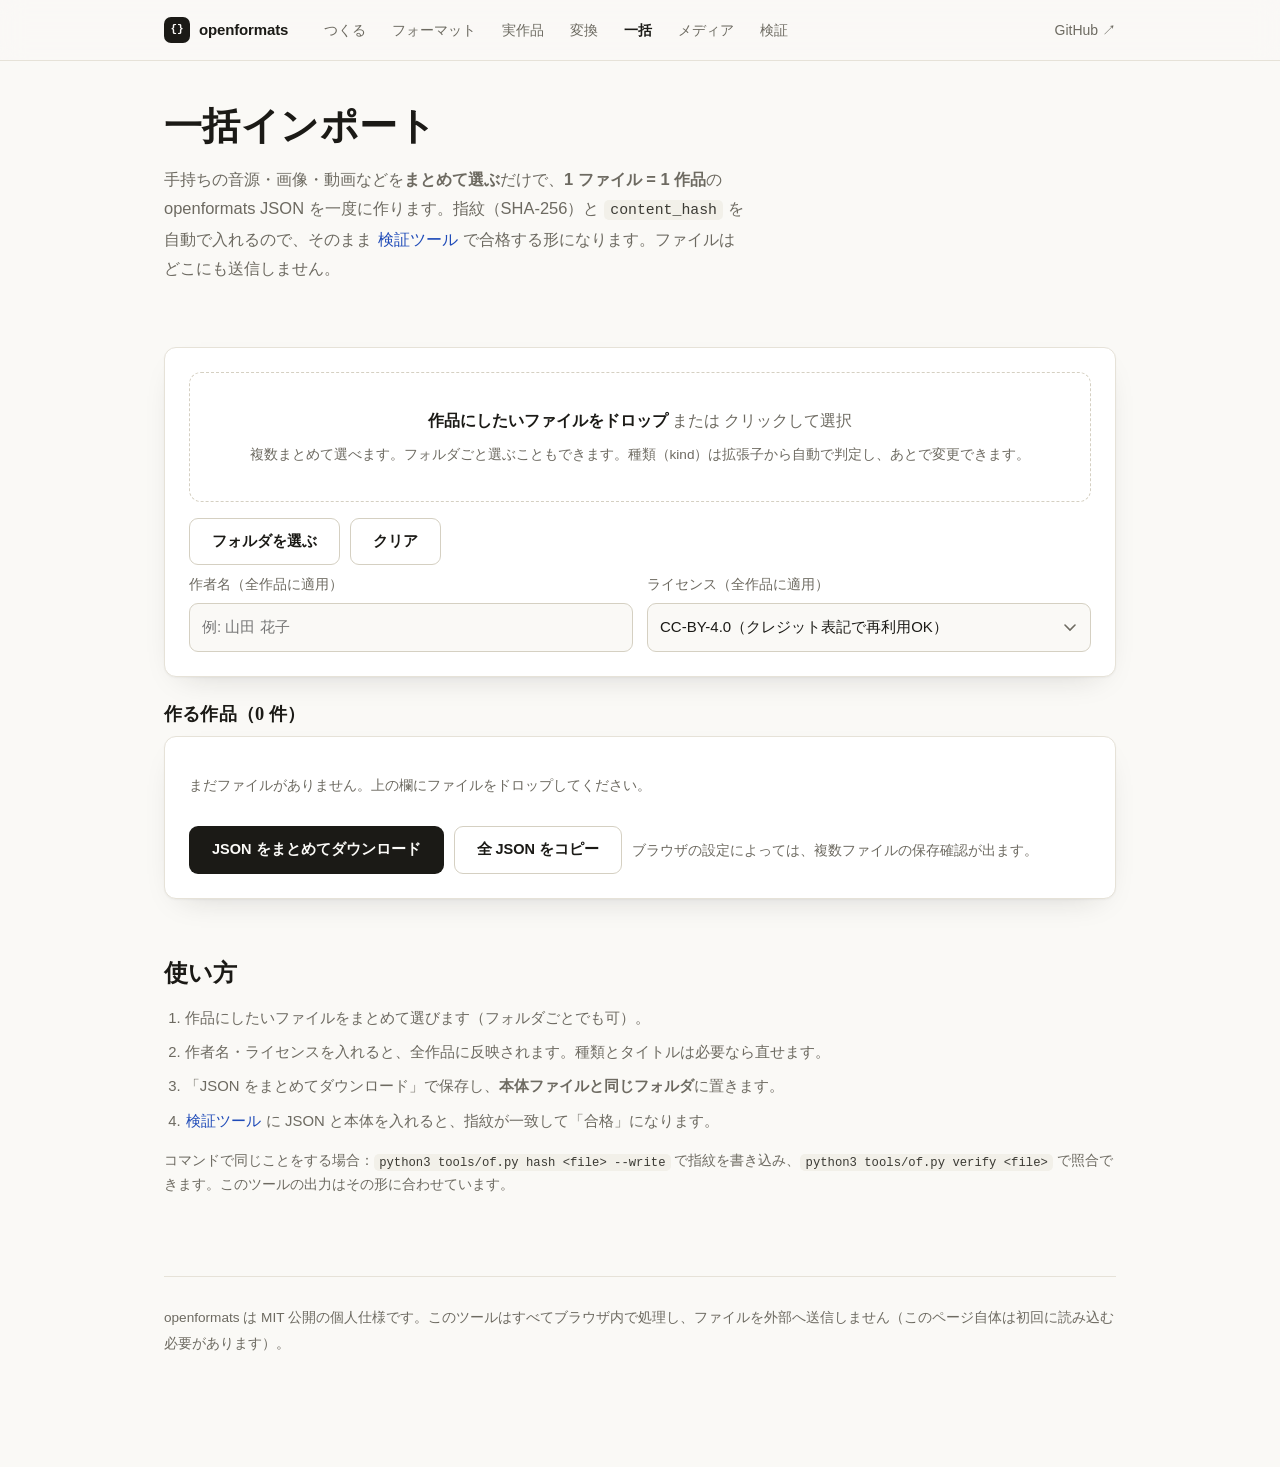
<file: import.html>
<!doctype html>
<html lang="ja">
<head>
<meta charset="utf-8">
<meta name="viewport" content="width=device-width, initial-scale=1">
<meta name="color-scheme" content="light dark">
<title>一括インポート — 手持ちのファイルをまとめて作品 JSON にする</title>
<meta name="description" content="音源・画像・動画などをまとめて選ぶだけで、1ファイル=1作品の openformats JSON をブラウザ内で生成。指紋（SHA-256）と content_hash を自動で入れて、すぐ検証できる形にします。ファイルは送信しません。">
<meta property="og:type" content="website">
<meta property="og:title" content="一括インポート — openformats">
<meta property="og:description" content="手持ちのファイルをまとめて作品 JSON に。ブラウザ内で完結、ファイルは送信しません。">
<meta property="og:url" content="https://yukihamada.github.io/openformats/import.html">
<link rel="canonical" href="https://yukihamada.github.io/openformats/import.html">
<link rel="icon" href="data:image/svg+xml,%3Csvg xmlns='http://www.w3.org/2000/svg' viewBox='0 0 24 24'%3E%3Crect width='24' height='24' rx='6' fill='%232b5cff'/%3E%3Ctext x='12' y='17' font-size='13' font-family='monospace' fill='white' text-anchor='middle'%3E%7B%7D%3C/text%3E%3C/svg%3E">
<link rel="stylesheet" href="assets/site.css">
</head>
<body>
<a class="sr-only" href="#main">本文へスキップ</a>
<header class="site-nav">
  <nav aria-label="サイト">
    <a class="brand" href="./"><span class="mark" aria-hidden="true">{}</span>openformats</a>
    <div class="links">
      <a href="./#builder">つくる</a>
      <a href="./#formats">フォーマット</a>
      <a href="./#works">実作品</a>
      <a href="convert.html">変換</a>
      <a href="import.html" aria-current="page">一括</a>
      <a href="render.html">メディア</a>
      <a href="verify.html">検証</a>
    </div>
    <a class="gh" href="https://github.com/yukihamada/openformats">GitHub ↗</a>
  </nav>
</header>
<main id="main" tabindex="-1">
  <h1>一括インポート</h1>
  <p class="lede">手持ちの音源・画像・動画などを<strong>まとめて選ぶ</strong>だけで、<strong>1 ファイル = 1 作品</strong>の openformats JSON を一度に作ります。指紋（SHA-256）と <code>content_hash</code> を自動で入れるので、そのまま <a href="verify.html">検証ツール</a> で合格する形になります。ファイルはどこにも送信しません。</p>

  <section class="panel" aria-labelledby="h-in">
    <h2 id="h-in" class="sr-only">入力</h2>
    <div class="drop" id="drop" role="button" tabindex="0" aria-label="作品にするファイルを選ぶか、ここにドロップ">
      <div><strong>作品にしたいファイルをドロップ</strong> または クリックして選択</div>
      <div class="small">複数まとめて選べます。フォルダごと選ぶこともできます。種類（kind）は拡張子から自動で判定し、あとで変更できます。</div>
      <input id="file" type="file" multiple hidden>
      <input id="folder" type="file" webkitdirectory directory multiple hidden>
    </div>
    <div class="row mt-16">
      <button class="cta ghost" type="button" id="btn-folder">フォルダを選ぶ</button>
      <button class="cta ghost" type="button" id="btn-clear">クリア</button>
      <span class="spacer"></span>
    </div>
    <div class="meta-grid">
      <div>
        <label for="i-author">作者名（全作品に適用）</label>
        <input id="i-author" type="text" placeholder="例: 山田 花子" autocomplete="off">
      </div>
      <div>
        <label for="i-license">ライセンス（全作品に適用）</label>
        <select id="i-license">
          <option value="CC-BY-4.0">CC-BY-4.0（クレジット表記で再利用OK）</option>
          <option value="CC0-1.0">CC0-1.0（完全に自由）</option>
          <option value="All-Rights-Reserved">All Rights Reserved（再利用不可）</option>
        </select>
      </div>
    </div>
    <div id="in-status" class="status info" role="status" aria-live="polite" hidden></div>
  </section>

  <section class="mt-24" aria-labelledby="h-list">
    <h2 id="h-list" class="section-h">作る作品（<span id="count">0</span> 件）</h2>
    <div class="panel">
      <p class="empty" id="placeholder">まだファイルがありません。上の欄にファイルをドロップしてください。</p>
      <table class="list" id="list" hidden>
        <thead>
          <tr><th class="th-file">ファイル</th><th class="th-kind">種類</th><th>タイトル</th><th class="th-act"></th></tr>
        </thead>
        <tbody id="tbody"></tbody>
      </table>
      <div class="row" id="actions" hidden>
        <button class="cta" type="button" id="btn-dl-all">JSON をまとめてダウンロード</button>
        <button class="cta ghost" type="button" id="btn-copy-all">全 JSON をコピー</button>
        <span class="hint" id="dl-hint">ブラウザの設定によっては、複数ファイルの保存確認が出ます。</span>
      </div>
      <div id="out-status" class="status info" role="status" aria-live="polite" hidden></div>
    </div>
  </section>

  <section class="steps" aria-labelledby="h-steps">
    <h2 id="h-steps">使い方</h2>
    <ol>
      <li>作品にしたいファイルをまとめて選びます（フォルダごとでも可）。</li>
      <li>作者名・ライセンスを入れると、全作品に反映されます。種類とタイトルは必要なら直せます。</li>
      <li>「JSON をまとめてダウンロード」で保存し、<strong>本体ファイルと同じフォルダ</strong>に置きます。</li>
      <li><a href="verify.html">検証ツール</a> に JSON と本体を入れると、指紋が一致して「合格」になります。</li>
    </ol>
    <p class="hint mt-14">コマンドで同じことをする場合：<code>python3 tools/of.py hash &lt;file&gt; --write</code> で指紋を書き込み、<code>python3 tools/of.py verify &lt;file&gt;</code> で照合できます。このツールの出力はその形に合わせています。</p>
  </section>

  <footer>
    <p>openformats は MIT 公開の個人仕様です。このツールはすべてブラウザ内で処理し、ファイルを外部へ送信しません（このページ自体は初回に読み込む必要があります）。</p>
  </footer>
</main>

<script src="assets/convert.js"></script>
<script src="assets/verify.js"></script>
<script>
(function () {
  "use strict";
  var $ = function (id) { return document.getElementById(id); };
  var drop = $("drop"), fileInput = $("file"), folderInput = $("folder");
  var tbody = $("tbody"), list = $("list"), placeholder = $("placeholder");
  var actions = $("actions"), countEl = $("count");
  var inStatus = $("in-status"), outStatus = $("out-status");
  var authorEl = $("i-author"), licenseEl = $("i-license");
  var items = []; // { file, name, bytes, sha256, kind, title }

  var KINDS = ["music","radio","voice","book","article","movie","image","collection","bim","device","land","country","event","person","place","product"];

  function showStatus(el, kind, msg) {
    if (!el) return;
    if (!msg) { el.hidden = true; el.textContent = ""; return; }
    el.hidden = false; el.className = "status " + kind; el.textContent = msg;
  }

  function detectKind(name, type) {
    var ext = (name.split(".").pop() || "").toLowerCase();
    if (["mp3","wav","m4a","aac","flac","ogg","opus"].indexOf(ext) >= 0) return "music";
    if (["mp4","mov","webm","mkv","m4v"].indexOf(ext) >= 0) return "movie";
    if (["png","jpg","jpeg","webp","gif","svg","avif","tif","tiff"].indexOf(ext) >= 0) return "image";
    if (["md","txt","pdf","doc","docx","epub"].indexOf(ext) >= 0) return "book";
    return "article";
  }
  function renditionKind(kind) {
    if (kind === "movie") return "video";
    if (kind === "image") return "image";
    if (kind === "article" || kind === "book") return "document";
    return "audio";
  }
  function titleFromName(name) {
    var base = name.replace(/\.[^.]+$/, "");
    return base.replace(/[_-]+/g, " ").trim() || name;
  }
  function slugId(name, kind, sha) {
    var base = name.replace(/\.[^.]+$/, "").toLowerCase().replace(/[^a-z0-9]+/g, "-").replace(/^-+|-+$/g, "").slice(0, 40);
    if (base.length >= 2 && /[a-z]/.test(base)) return base;
    return (kind || "work") + "-" + (sha ? sha.slice(0, 8) : Date.now().toString(36));
  }
  function toHex(bytes) {
    var s = ""; for (var i = 0; i < bytes.length; i++) s += bytes[i].toString(16).padStart(2, "0"); return s;
  }
  function sha256(buf) {
    return OFVerify.sha256HexBytes(new Uint8Array(buf));
  }

  function buildWork(item) {
    var kind = item.kind;
    var author = authorEl.value.trim();
    var o = {
      "$schema": "https://yukihamada.github.io/openformats/" + kind + "/v1.json",
      "spec_version": "1.1.0",
      "kind": kind,
      "id": slugId(item.name, kind, item.sha256),
      "title": item.title || titleFromName(item.name),
      "lang": "ja",
      "license": licenseEl.value,
      "provenance": {
        "human_involvement": "human",
        "history": [{ "at": new Date().toISOString(), "action": "create", "by": author || "unknown" }]
      },
      "access": { "visibility": "private", "derivatives": "allow" }
    };
    if (author) o.authors = [{ name: author }];

    var rend = { kind: renditionKind(kind), format: (item.name.split(".").pop() || "bin").toLowerCase(), path: item.name, sha256: item.sha256, bytes: item.bytes };
    if (kind === "music") { o.renditions = [rend]; }
    else if (kind === "radio") { o.speakers = [{ id: "host", name: author || "unknown" }]; o.segments = [{ type: "speech", speaker: "host", text: "ここに台本" }]; o.renditions = [rend]; }
    else if (kind === "voice") { o.source = { path: item.name }; o.renditions = [rend]; }
    else if (kind === "book") { o.metadata = {}; o.chapters = [{ id: "ch1", title: "第1章", blocks: [{ type: "paragraph", text: "本文" }] }]; o.renditions = [rend]; }
    else if (kind === "article") { o.blocks = [{ type: "paragraph", text: "本文" }]; o.renditions = [rend]; }
    else if (kind === "movie") { o.timeline = [{ id: "c1", type: "video", clips: [{ start_sec: 0, duration_sec: 0, src: item.name }] }]; o.renditions = [rend]; }
    else if (kind === "image") { o.source = { path: item.name }; o.renditions = [rend]; }
    else if (kind === "collection") { o.items = [{ ref: item.name }]; }
    else { o.renditions = [rend]; }

    // content_hash は renditions を除いて計算されるので、ここで入れておけば verify が合格する
    o.content_hash = OFVerify.contentHash(o);
    return o;
  }

  function render() {
    countEl.textContent = items.length;
    if (!items.length) { list.hidden = true; actions.hidden = true; placeholder.hidden = false; return; }
    placeholder.hidden = true; list.hidden = false; actions.hidden = false;
    tbody.innerHTML = "";
    items.forEach(function (item, idx) {
      var tr = document.createElement("tr");
      var tdFile = document.createElement("td");
      tdFile.className = "file"; tdFile.textContent = item.name;
      var tdKind = document.createElement("td");
      var sel = document.createElement("select");
      KINDS.forEach(function (k) {
        var opt = document.createElement("option");
        opt.value = k; opt.textContent = k;
        if (k === item.kind) opt.selected = true;
        sel.appendChild(opt);
      });
      sel.setAttribute("aria-label", item.name + " の種類");
      sel.addEventListener("change", function () { item.kind = sel.value; });
      tdKind.appendChild(sel);
      var tdTitle = document.createElement("td");
      var tIn = document.createElement("input");
      tIn.type = "text"; tIn.value = item.title; tIn.setAttribute("aria-label", item.name + " のタイトル");
      tIn.addEventListener("input", function () { item.title = tIn.value; });
      tdTitle.appendChild(tIn);
      var tdRm = document.createElement("td");
      var rm = document.createElement("button");
      rm.className = "rm"; rm.type = "button"; rm.textContent = "削除";
      rm.setAttribute("aria-label", item.name + " を一覧から外す");
      rm.addEventListener("click", function () { items.splice(idx, 1); render(); });
      tdRm.appendChild(rm);
      tr.appendChild(tdFile); tr.appendChild(tdKind); tr.appendChild(tdTitle); tr.appendChild(tdRm);
      tbody.appendChild(tr);
    });
  }

  function handleFiles(fileList) {
    var arr = Array.prototype.slice.call(fileList || []).filter(function (f) {
      return !/\.json$/i.test(f.name); // 既存 JSON は対象外
    });
    if (!arr.length) { showStatus(inStatus, "warn", "作品にするファイル（音源・画像・動画など）を選んでください。"); return; }
    showStatus(inStatus, "info", arr.length + " ファイルの指紋を計算中…");
    var jobs = arr.map(function (f) {
      return f.arrayBuffer().then(function (buf) {
        return { file: f, name: f.name, bytes: f.size, sha256: sha256(buf), kind: detectKind(f.name, f.type), title: titleFromName(f.name) };
      });
    });
    Promise.all(jobs).then(function (newItems) {
      newItems.forEach(function (it) {
        // 同名は置き換え
        var existing = items.findIndex(function (x) { return x.name === it.name; });
        if (existing >= 0) items[existing] = it; else items.push(it);
      });
      render();
      showStatus(inStatus, null);
      showStatus(outStatus, "ok", arr.length + " ファイルを追加しました。指紋（SHA-256）を計算済みです。");
    }).catch(function (e) {
      showStatus(inStatus, "err", "読み込みに失敗: " + e.message);
    });
  }

  function download(name, text) {
    var blob = new Blob([text], { type: "application/json" });
    var url = URL.createObjectURL(blob);
    var a = document.createElement("a");
    a.href = url; a.download = name;
    document.body.appendChild(a); a.click(); document.body.removeChild(a);
    URL.revokeObjectURL(url);
  }
  function jsonName(item) {
    var w = buildWork(item);
    var d = new Date();
    var ds = d.getFullYear() + String(d.getMonth() + 1).padStart(2, "0") + String(d.getDate()).padStart(2, "0");
    return (w.id || "work") + "-" + ds + "." + w.kind + ".json";
  }

  $("btn-dl-all").addEventListener("click", function () {
    if (!items.length) return;
    var i = 0;
    (function next() {
      if (i >= items.length) { showStatus(outStatus, "ok", items.length + " 件の JSON を保存しました。本体ファイルと同じフォルダに置いてください。"); return; }
      var item = items[i++];
      download(jsonName(item), JSON.stringify(buildWork(item), null, 2));
      setTimeout(next, 250);
    })();
  });
  $("btn-copy-all").addEventListener("click", function () {
    if (!items.length) return;
    var all = items.map(function (it) { return JSON.stringify(buildWork(it), null, 2); }).join("\n\n");
    var done = function () { showStatus(outStatus, "ok", "全 " + items.length + " 件の JSON をコピーしました。"); };
    if (navigator.clipboard && navigator.clipboard.writeText) {
      navigator.clipboard.writeText(all).then(done, function () { fallbackCopy(all, done); });
    } else fallbackCopy(all, done);
  });
  function fallbackCopy(text, cb) {
    var ta = document.createElement("textarea"); ta.value = text; ta.style.position = "fixed"; ta.style.opacity = "0";
    document.body.appendChild(ta); ta.select();
    try { document.execCommand("copy"); } catch (e) {}
    document.body.removeChild(ta); cb();
  }

  drop.addEventListener("click", function () { fileInput.click(); });
  drop.addEventListener("keydown", function (e) { if (e.key === "Enter" || e.key === " ") { e.preventDefault(); fileInput.click(); } });
  fileInput.addEventListener("change", function () { handleFiles(fileInput.files); fileInput.value = ""; });
  folderInput.addEventListener("change", function () { handleFiles(folderInput.files); folderInput.value = ""; });
  $("btn-folder").addEventListener("click", function () { folderInput.click(); });
  ["dragenter", "dragover"].forEach(function (ev) { drop.addEventListener(ev, function (e) { e.preventDefault(); drop.classList.add("over"); }); });
  ["dragleave", "drop"].forEach(function (ev) { drop.addEventListener(ev, function (e) { e.preventDefault(); drop.classList.remove("over"); }); });
  drop.addEventListener("drop", function (e) { if (e.dataTransfer && e.dataTransfer.files) handleFiles(e.dataTransfer.files); });
  $("btn-clear").addEventListener("click", function () { items = []; render(); showStatus(inStatus, null); showStatus(outStatus, null); });
})();
</script>
</body>
</html>
</file>
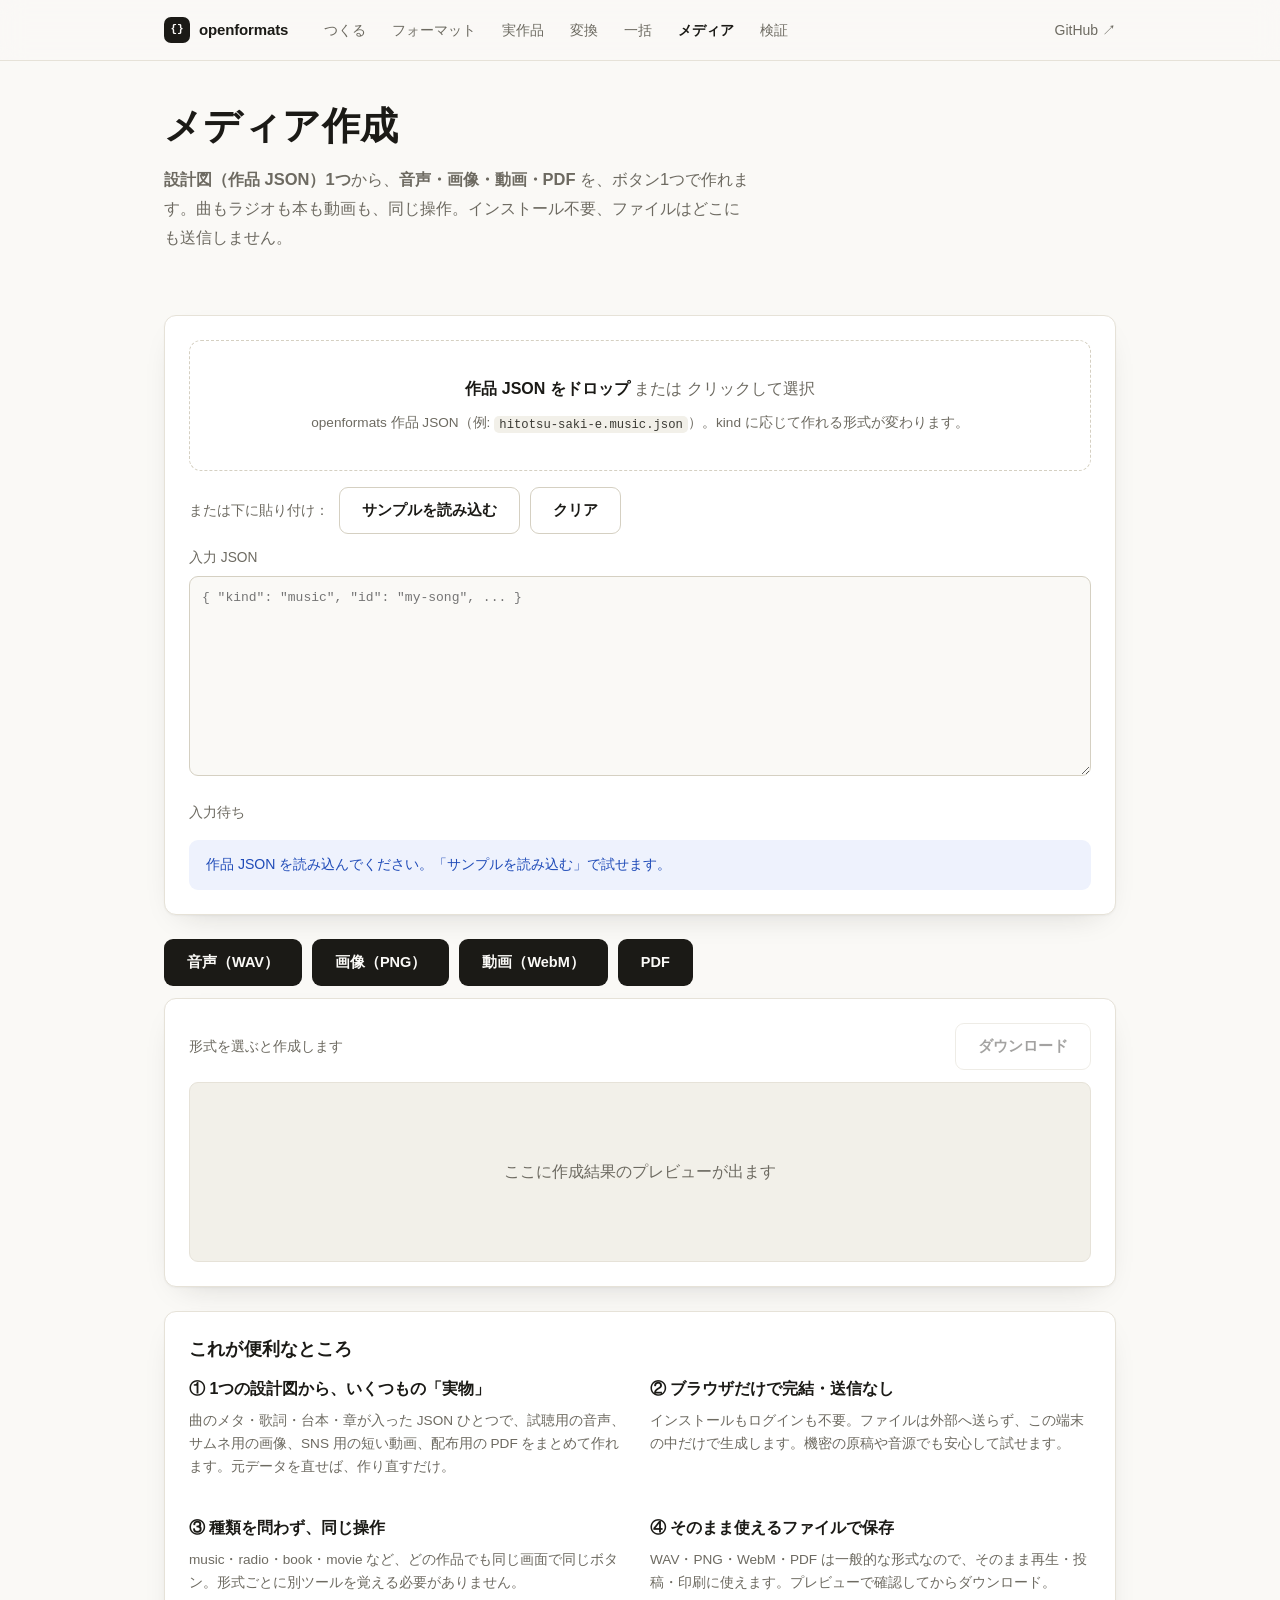
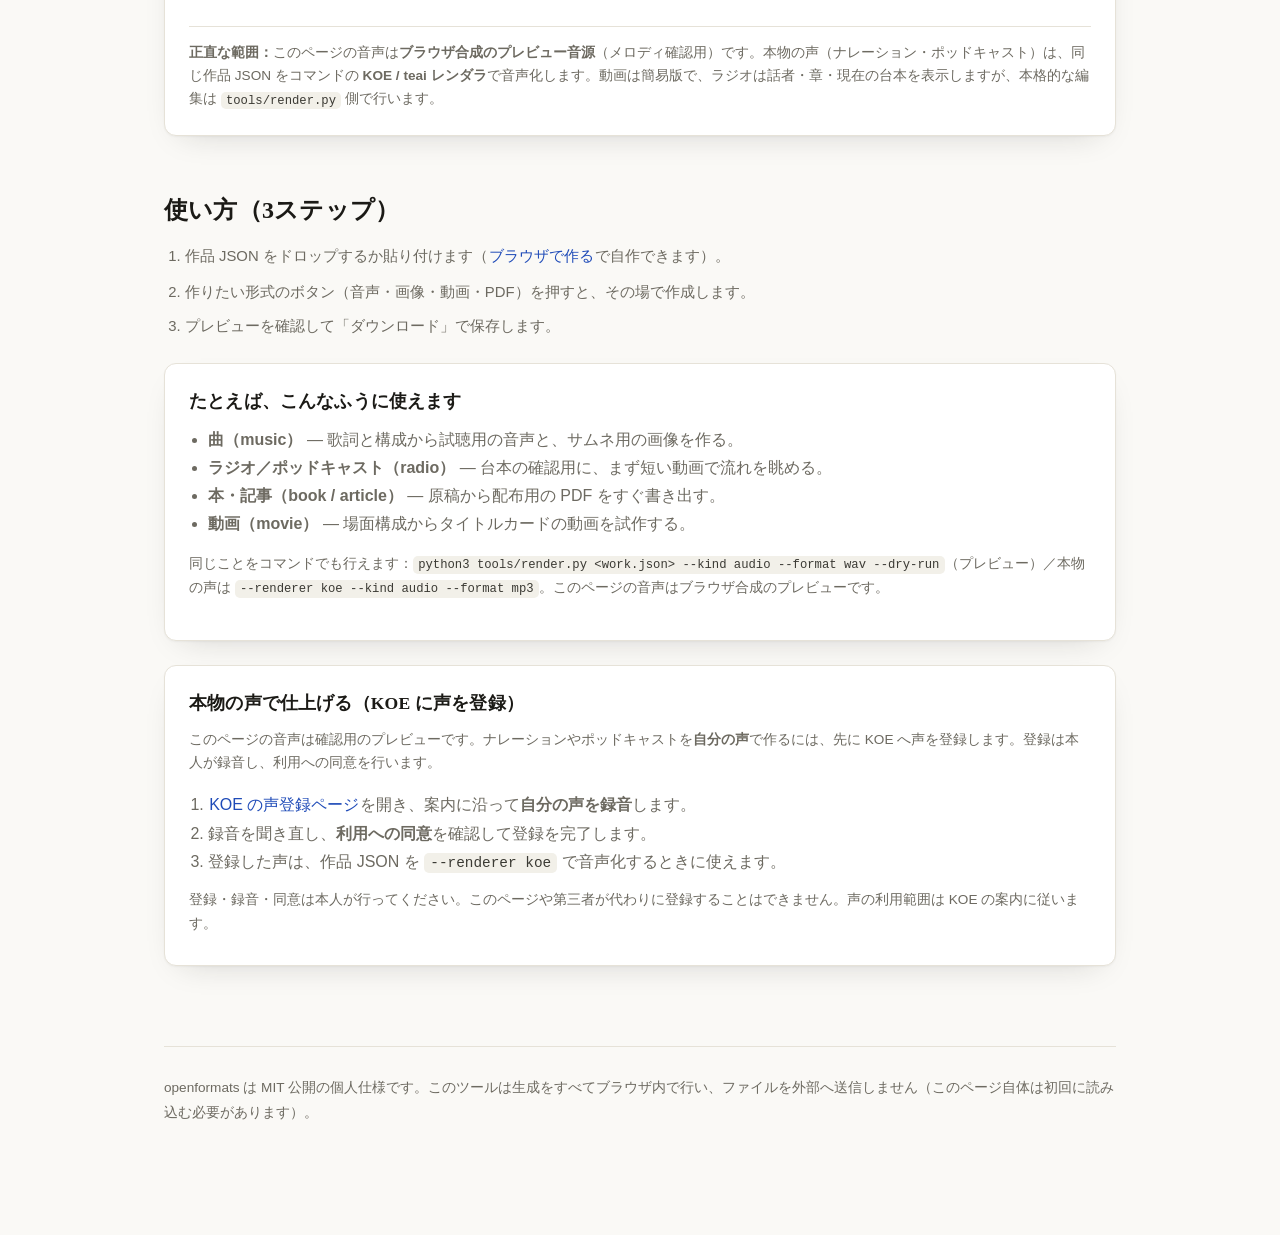
<file: render.html>
<!doctype html>
<html lang="ja">
<head>
<meta charset="utf-8">
<meta name="viewport" content="width=device-width, initial-scale=1">
<meta name="color-scheme" content="light dark">
<title>メディア作成 — openformats の作品 JSON から音声・画像・動画・PDF を作る</title>
<meta name="description" content="openformats の作品 JSON から、音声(WAV)・画像(PNG)・動画(WebM)・PDF をブラウザ内で作成します。ファイルはどこにも送信しません。">
<meta property="og:type" content="website">
<meta property="og:title" content="メディア作成 — openformats">
<meta property="og:description" content="作品 JSON から音声・画像・動画・PDF をブラウザ内で作成。ファイルは送信しません。">
<meta property="og:url" content="https://yukihamada.github.io/openformats/render.html">
<link rel="canonical" href="https://yukihamada.github.io/openformats/render.html">
<link rel="icon" href="data:image/svg+xml,%3Csvg xmlns='http://www.w3.org/2000/svg' viewBox='0 0 24 24'%3E%3Crect width='24' height='24' rx='6' fill='%232b5cff'/%3E%3Ctext x='12' y='17' font-size='13' font-family='monospace' fill='white' text-anchor='middle'%3E%7B%7D%3C/text%3E%3C/svg%3E">
<link rel="stylesheet" href="assets/site.css">

</head>
<body>
<a class="sr-only" href="#main">本文へスキップ</a>
<header class="site-nav">
  <nav aria-label="サイト">
    <a class="brand" href="./"><span class="mark" aria-hidden="true">{}</span>openformats</a>
    <div class="links">
      <a href="./#builder">つくる</a>
      <a href="./#formats">フォーマット</a>
      <a href="./#works">実作品</a>
      <a href="convert.html">変換</a>
      <a href="import.html">一括</a>
      <a href="render.html" aria-current="page">メディア</a>
      <a href="verify.html">検証</a>
    </div>
    <a class="gh" href="https://github.com/yukihamada/openformats">GitHub ↗</a>
  </nav>
</header>
<main id="main" tabindex="-1">
  <h1>メディア作成</h1>
  <p class="lede"><strong>設計図（作品 JSON）1つ</strong>から、<strong>音声・画像・動画・PDF</strong> を、ボタン1つで作れます。曲もラジオも本も動画も、同じ操作。インストール不要、ファイルはどこにも送信しません。</p>

  <section class="panel" aria-labelledby="h-in">
    <h2 id="h-in" class="sr-only">入力</h2>
    <div class="drop" id="drop" role="button" tabindex="0" aria-label="作品 JSON を選ぶか、ここにドロップ">
      <div><strong>作品 JSON をドロップ</strong> または クリックして選択</div>
      <div class="small">openformats 作品 JSON（例: <code>hitotsu-saki-e.music.json</code>）。kind に応じて作れる形式が変わります。</div>
      <input id="file" type="file" accept=".json,application/json" hidden>
    </div>
    <div class="row mt-16">
      <span class="hint">または下に貼り付け：</span>
      <button class="cta ghost" type="button" id="btn-sample">サンプルを読み込む</button>
      <button class="cta ghost" type="button" id="btn-clear">クリア</button>
    </div>
    <label for="input" class="mt-12">入力 JSON</label>
    <textarea id="input" spellcheck="false" placeholder='{ "kind": "music", "id": "my-song", ... }'></textarea>
    <div class="row">
      <span class="hint" id="detect">入力待ち</span>
    </div>
    <div id="in-status" class="status info" role="status" aria-live="polite" hidden></div>
  </section>

  <section class="mt-24" aria-labelledby="h-out">
    <h2 id="h-out" class="sr-only">出力</h2>
    <div class="row mt-0 mb-12">
      <button class="cta" type="button" id="btn-wav">音声（WAV）</button>
      <button class="cta" type="button" id="btn-png">画像（PNG）</button>
      <button class="cta" type="button" id="btn-webm">動画（WebM）</button>
      <button class="cta" type="button" id="btn-pdf">PDF</button>
    </div>
    <div class="panel">
      <div class="row mt-0 mb-12">
        <span class="hint" id="out-label">形式を選ぶと作成します</span>
        <span class="spacer"></span>
        <button class="cta ghost" type="button" id="btn-dl" disabled>ダウンロード</button>
      </div>
      <div id="preview" class="preview">
        ここに作成結果のプレビューが出ます
      </div>
      <div id="out-status" class="status info" role="status" aria-live="polite" hidden></div>
    </div>
  </section>

  <section class="panel mb-24 mt-24" aria-labelledby="h-value">
    <h2 id="h-value" class="panel-h">これが便利なところ</h2>
    <div class="grid2">
      <div>
        <p class="value-item"><strong>① 1つの設計図から、いくつもの「実物」</strong></p>
        <p class="hint value-item">曲のメタ・歌詞・台本・章が入った JSON ひとつで、試聴用の音声、サムネ用の画像、SNS 用の短い動画、配布用の PDF をまとめて作れます。元データを直せば、作り直すだけ。</p>
      </div>
      <div>
        <p class="value-item"><strong>② ブラウザだけで完結・送信なし</strong></p>
        <p class="hint value-item">インストールもログインも不要。ファイルは外部へ送らず、この端末の中だけで生成します。機密の原稿や音源でも安心して試せます。</p>
      </div>
      <div>
        <p class="value-item"><strong>③ 種類を問わず、同じ操作</strong></p>
        <p class="hint value-item">music・radio・book・movie など、どの作品でも同じ画面で同じボタン。形式ごとに別ツールを覚える必要がありません。</p>
      </div>
      <div>
        <p class="value-item"><strong>④ そのまま使えるファイルで保存</strong></p>
        <p class="hint value-item">WAV・PNG・WebM・PDF は一般的な形式なので、そのまま再生・投稿・印刷に使えます。プレビューで確認してからダウンロード。</p>
      </div>
    </div>
    <p class="hint value-foot"><strong>正直な範囲：</strong>このページの音声は<strong>ブラウザ合成のプレビュー音源</strong>（メロディ確認用）です。本物の声（ナレーション・ポッドキャスト）は、同じ作品 JSON をコマンドの <strong>KOE / teai レンダラ</strong>で音声化します。動画は簡易版で、ラジオは話者・章・現在の台本を表示しますが、本格的な編集は <code>tools/render.py</code> 側で行います。</p>
  </section>

  <section class="steps" aria-labelledby="h-steps">
    <h2 id="h-steps">使い方（3ステップ）</h2>
    <ol>
      <li>作品 JSON をドロップするか貼り付けます（<a href="./#builder">ブラウザで作る</a>で自作できます）。</li>
      <li>作りたい形式のボタン（音声・画像・動画・PDF）を押すと、その場で作成します。</li>
      <li>プレビューを確認して「ダウンロード」で保存します。</li>
    </ol>
  </section>

  <section class="panel mt-24" aria-labelledby="h-uses">
    <h2 id="h-uses" class="panel-h">たとえば、こんなふうに使えます</h2>
    <ul class="plain-list">
      <li><strong>曲（music）</strong> — 歌詞と構成から試聴用の音声と、サムネ用の画像を作る。</li>
      <li><strong>ラジオ／ポッドキャスト（radio）</strong> — 台本の確認用に、まず短い動画で流れを眺める。</li>
      <li><strong>本・記事（book / article）</strong> — 原稿から配布用の PDF をすぐ書き出す。</li>
      <li><strong>動画（movie）</strong> — 場面構成からタイトルカードの動画を試作する。</li>
    </ul>
    <p class="hint mt-14">同じことをコマンドでも行えます：<code>python3 tools/render.py &lt;work.json&gt; --kind audio --format wav --dry-run</code>（プレビュー）／本物の声は <code>--renderer koe --kind audio --format mp3</code>。このページの音声はブラウザ合成のプレビューです。</p>
  </section>

  <section class="panel mt-24" aria-labelledby="h-koe">
    <h2 id="h-koe" class="panel-h">本物の声で仕上げる（KOE に声を登録）</h2>
    <p class="hint">このページの音声は確認用のプレビューです。ナレーションやポッドキャストを<strong>自分の声</strong>で作るには、先に KOE へ声を登録します。登録は本人が録音し、利用への同意を行います。</p>
    <ol class="plain-list">
      <li><a href="https://koe.live/enroll" target="_blank" rel="noopener">KOE の声登録ページ</a>を開き、案内に沿って<strong>自分の声を録音</strong>します。</li>
      <li>録音を聞き直し、<strong>利用への同意</strong>を確認して登録を完了します。</li>
      <li>登録した声は、作品 JSON を <code>--renderer koe</code> で音声化するときに使えます。</li>
    </ol>
    <p class="hint value-item">登録・録音・同意は本人が行ってください。このページや第三者が代わりに登録することはできません。声の利用範囲は KOE の案内に従います。</p>
  </section>

  <footer>
    <p>openformats は MIT 公開の個人仕様です。このツールは生成をすべてブラウザ内で行い、ファイルを外部へ送信しません（このページ自体は初回に読み込む必要があります）。</p>
  </footer>
</main>

<script src="assets/render.js"></script>
<script>
(function () {
  "use strict";
  var R = window.OFRender;
  var $ = function (id) { return document.getElementById(id); };
  var input = $("input"), detect = $("detect");
  var inStatus = $("in-status"), outStatus = $("out-status");
  var preview = $("preview"), outLabel = $("out-label"), dlBtn = $("btn-dl");
  var parsed = null;
  var last = null; // { blob, name, mime, url }

  var SAMPLE = {
    "$schema": "https://yukihamada.github.io/openformats/music/v1.json",
    spec_version: "1.1.0", kind: "music", id: "my-first-song",
    title: "はじめての曲", lang: "ja", license: "CC-BY-4.0",
    authors: [{ name: "山田 花子" }],
    meta: { bpm: 96 },
    sections: [{ name: "intro", bars: 4, energy: 0.3 }, { name: "verse", bars: 4, energy: 0.6 }],
    lyrics: [{ section: "verse", lines: ["朝の光が窓を染めて", "まだ知らない今日がはじまる"] }],
    content_hash: "0000000000000000000000000000000000000000000000000000000000000000"
  };

  function showStatus(el, kind, msg) {
    if (!el) return;
    if (!msg) { el.hidden = true; el.textContent = ""; return; }
    el.hidden = false; el.className = "status " + kind; el.textContent = msg;
  }

  function tryParse() {
    var text = input.value.trim();
    parsed = null;
    if (!text) { detect.textContent = "入力待ち"; showStatus(inStatus, null); return false; }
    try { parsed = JSON.parse(text); }
    catch (e) {
      detect.textContent = "JSON として読めません";
      showStatus(inStatus, "err", "JSON の構文エラー: " + e.message);
      return false;
    }
    if (!parsed || typeof parsed !== "object" || !parsed.kind) {
      detect.textContent = "作品 JSON ではありません";
      showStatus(inStatus, "warn", "kind を持つ openformats 作品 JSON を読み込んでください。");
      parsed = null; return false;
    }
    detect.textContent = "作品「" + (parsed.title || parsed.id) + "」（kind: " + parsed.kind + "）";
    showStatus(inStatus, "ok", "作品を読み込みました。作りたい形式のボタンを押してください。");
    return true;
  }

  function clearPreview(msg) {
    if (last && last.url) URL.revokeObjectURL(last.url);
    last = null; dlBtn.disabled = true;
    preview.innerHTML = "";
    preview.textContent = msg || "ここに作成結果のプレビューが出ます";
    showStatus(outStatus, null);
  }

  function setOutput(blob, name, mime, label) {
    if (last && last.url) URL.revokeObjectURL(last.url);
    var url = URL.createObjectURL(blob);
    last = { blob: blob, name: name, mime: mime, url: url };
    outLabel.textContent = label + "（" + (blob.size / 1024).toFixed(1) + " KB）";
    dlBtn.disabled = false;
    preview.innerHTML = "";
    if (mime.indexOf("audio") === 0) {
      var a = document.createElement("audio"); a.controls = true; a.src = url; a.style.width = "100%";
      preview.appendChild(a);
    } else if (mime.indexOf("image") === 0) {
      var img = document.createElement("img"); img.src = url; img.alt = "作成した画像";
      img.style.maxWidth = "100%"; img.style.maxHeight = "360px"; img.style.borderRadius = "8px";
      preview.appendChild(img);
    } else if (mime.indexOf("video") === 0) {
      var v = document.createElement("video"); v.controls = true; v.src = url;
      v.style.maxWidth = "100%"; v.style.maxHeight = "360px"; v.style.borderRadius = "8px";
      preview.appendChild(v);
    } else if (mime === "application/pdf") {
      var frame = document.createElement("iframe"); frame.src = url;
      frame.style.width = "100%"; frame.style.height = "420px"; frame.style.border = "0";
      preview.appendChild(frame);
    }
    showStatus(outStatus, "ok", "作成しました。プレビューを確認してダウンロードしてください。");
  }

  function busy(label) {
    showStatus(outStatus, "info", label + " を作成中…");
    preview.textContent = "作成中…";
  }
  function failed(e) {
    showStatus(outStatus, "err", "作成エラー: " + (e && e.message ? e.message : e));
    preview.textContent = "作成できませんでした";
  }

  function baseName() { return (parsed && parsed.id) ? parsed.id : "openformats"; }

  $("btn-wav").addEventListener("click", function () {
    if (!tryParse()) return;
    busy("音声（WAV）");
    try {
      var r = R.synthWav(parsed);
      var blob = new Blob([r.bytes], { type: "audio/wav" });
      setOutput(blob, baseName() + ".wav", "audio/wav", "音声（WAV）· " + r.durationSec.toFixed(1) + " 秒");
    } catch (e) { failed(e); }
  });

  $("btn-png").addEventListener("click", function () {
    if (!tryParse()) return;
    busy("画像（PNG）");
    R.renderPng(parsed).then(function (blob) {
      setOutput(blob, baseName() + ".png", "image/png", "画像（PNG）");
    }, failed);
  });

  $("btn-webm").addEventListener("click", function () {
    if (!tryParse()) return;
    busy("動画（WebM・約6秒）");
    R.renderWebm(parsed, 6).then(function (blob) {
      setOutput(blob, baseName() + ".webm", "video/webm", "動画（WebM）");
    }, failed);
  });

  $("btn-pdf").addEventListener("click", function () {
    if (!tryParse()) return;
    busy("PDF");
    R.renderPdf(parsed).then(function (blob) {
      setOutput(blob, baseName() + ".pdf", "application/pdf", "PDF");
    }, failed);
  });

  dlBtn.addEventListener("click", function () {
    if (!last) return;
    var a = document.createElement("a");
    a.href = last.url; a.download = last.name;
    document.body.appendChild(a); a.click(); document.body.removeChild(a);
    showStatus(outStatus, "ok", "ダウンロードしました: " + last.name);
  });

  // 入力
  var t = null;
  input.addEventListener("input", function () {
    if (t) clearTimeout(t);
    t = setTimeout(function () { if (tryParse()) clearPreview(); }, 300);
  });

  var drop = $("drop"), fileInput = $("file");
  function readFile(file) {
    if (!file) return;
    if (!/\.json$/i.test(file.name) && file.type !== "application/json") {
      showStatus(inStatus, "warn", "JSON ファイルを選んでください（" + file.name + "）。"); return;
    }
    var reader = new FileReader();
    reader.onload = function () { input.value = String(reader.result); if (tryParse()) clearPreview(); };
    reader.onerror = function () { showStatus(inStatus, "err", "ファイルを読めませんでした。"); };
    reader.readAsText(file, "utf-8");
  }
  drop.addEventListener("click", function () { fileInput.click(); });
  drop.addEventListener("keydown", function (e) { if (e.key === "Enter" || e.key === " ") { e.preventDefault(); fileInput.click(); } });
  fileInput.addEventListener("change", function () { readFile(fileInput.files && fileInput.files[0]); fileInput.value = ""; });
  ["dragenter", "dragover"].forEach(function (ev) { drop.addEventListener(ev, function (e) { e.preventDefault(); drop.classList.add("over"); }); });
  ["dragleave", "drop"].forEach(function (ev) { drop.addEventListener(ev, function (e) { e.preventDefault(); drop.classList.remove("over"); }); });
  drop.addEventListener("drop", function (e) {
    var file = e.dataTransfer && e.dataTransfer.files && e.dataTransfer.files[0];
    readFile(file);
  });

  $("btn-sample").addEventListener("click", function () {
    input.value = JSON.stringify(SAMPLE, null, 2);
    if (tryParse()) clearPreview("サンプルを読み込みました。形式のボタンを押してください。");
  });
  $("btn-clear").addEventListener("click", function () {
    input.value = ""; parsed = null; clearPreview();
    detect.textContent = "入力待ち"; showStatus(inStatus, null); input.focus();
  });

  showStatus(inStatus, "info", "作品 JSON を読み込んでください。「サンプルを読み込む」で試せます。");
})();
</script>
</body>
</html>
</file>
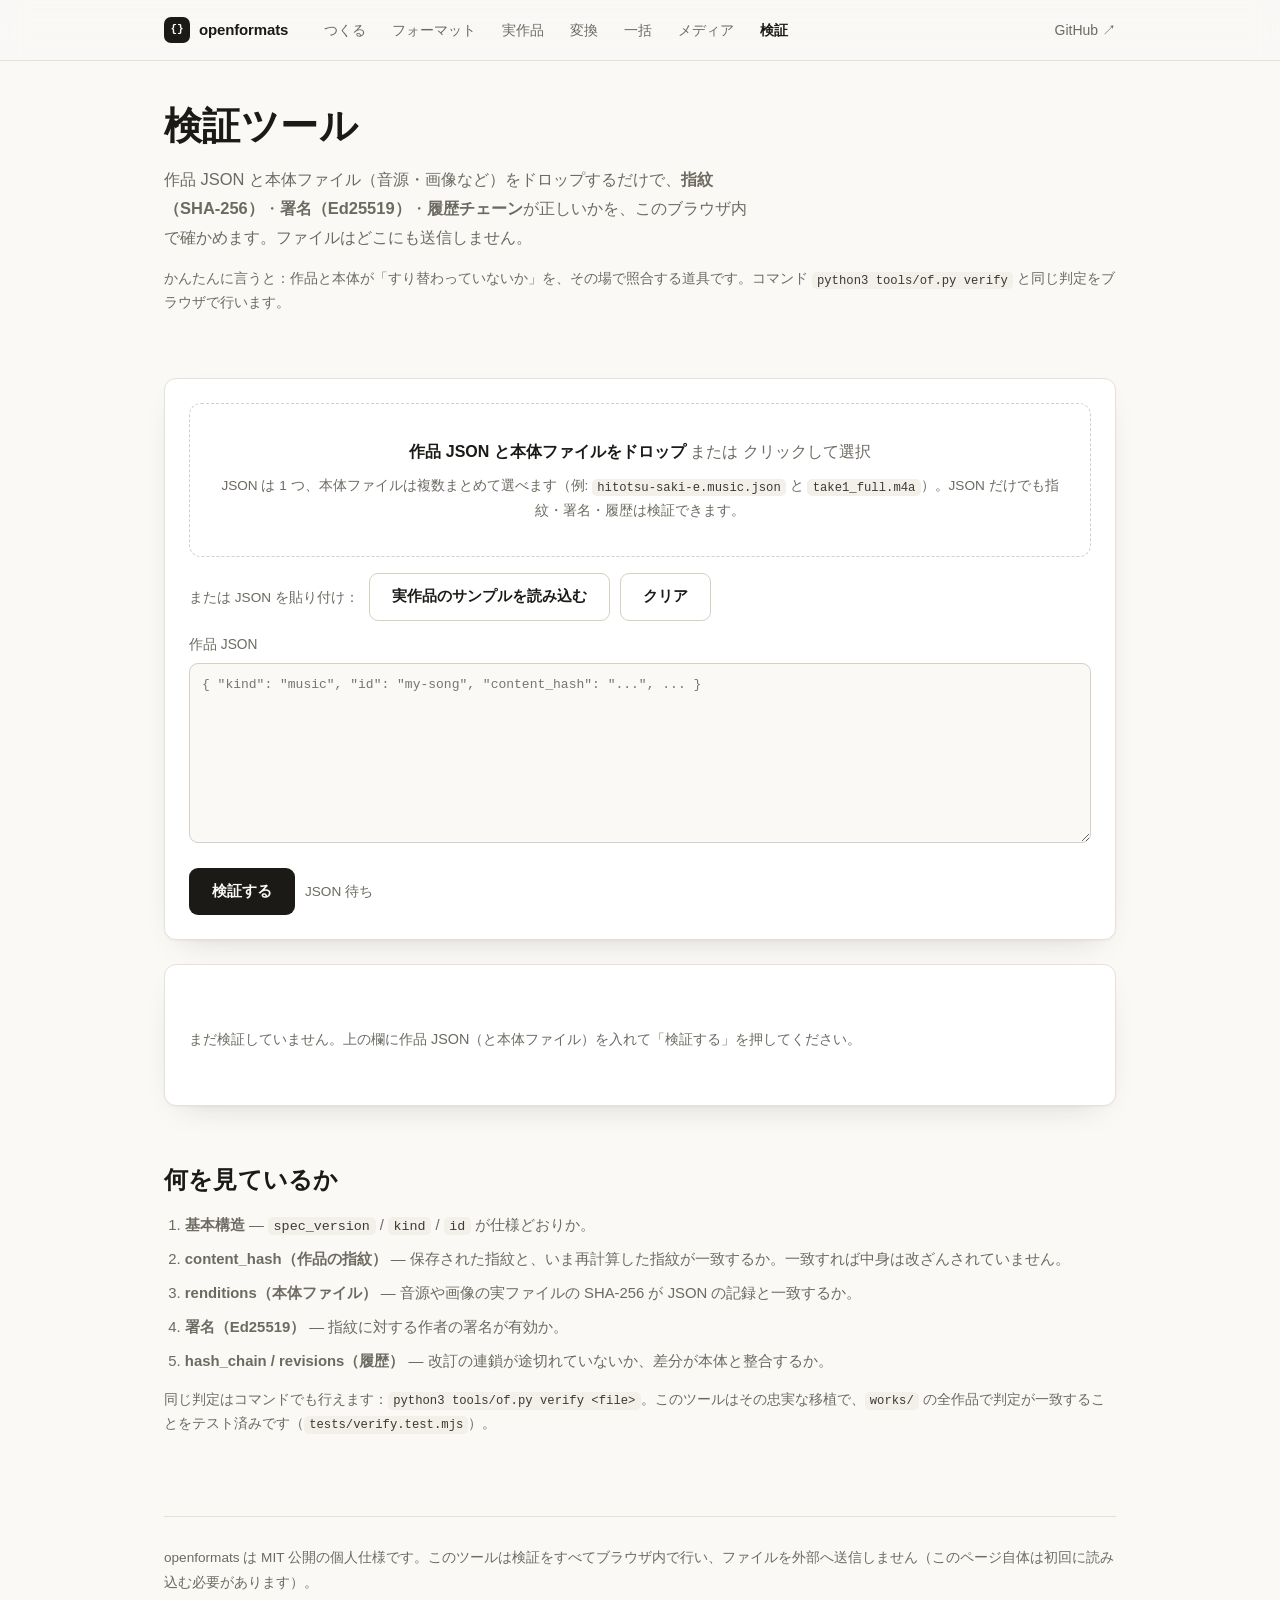
<file: verify.html>
<!doctype html>
<html lang="ja">
<head>
<meta charset="utf-8">
<meta name="viewport" content="width=device-width, initial-scale=1">
<meta name="color-scheme" content="light dark">
<title>検証ツール — openformats の作品が本物かをブラウザで確かめる</title>
<meta name="description" content="openformats の作品 JSON と本体ファイルをドロップするだけで、指紋（SHA-256）・署名・履歴の一致をブラウザ内で検証します。ファイルはどこにも送信しません。">
<meta property="og:type" content="website">
<meta property="og:title" content="検証ツール — openformats">
<meta property="og:description" content="作品 JSON と本体ファイルの指紋・署名・履歴をブラウザ内で検証。ファイルは送信しません。">
<meta property="og:url" content="https://yukihamada.github.io/openformats/verify.html">
<link rel="canonical" href="https://yukihamada.github.io/openformats/verify.html">
<link rel="icon" href="data:image/svg+xml,%3Csvg xmlns='http://www.w3.org/2000/svg' viewBox='0 0 24 24'%3E%3Crect width='24' height='24' rx='6' fill='%232b5cff'/%3E%3Ctext x='12' y='17' font-size='13' font-family='monospace' fill='white' text-anchor='middle'%3E%7B%7D%3C/text%3E%3C/svg%3E">
<link rel="stylesheet" href="assets/site.css">
</head>
<body>
<a class="sr-only" href="#main">本文へスキップ</a>
<header class="site-nav">
  <nav aria-label="サイト">
    <a class="brand" href="./"><span class="mark" aria-hidden="true">{}</span>openformats</a>
    <div class="links">
      <a href="./#builder">つくる</a>
      <a href="./#formats">フォーマット</a>
      <a href="./#works">実作品</a>
      <a href="convert.html">変換</a>
      <a href="import.html">一括</a>
      <a href="render.html">メディア</a>
      <a href="verify.html" aria-current="page">検証</a>
    </div>
    <a class="gh" href="https://github.com/yukihamada/openformats">GitHub ↗</a>
  </nav>
</header>
<main id="main" tabindex="-1">
  <h1>検証ツール</h1>
  <p class="lede">作品 JSON と本体ファイル（音源・画像など）をドロップするだけで、<strong>指紋（SHA-256）</strong>・<strong>署名（Ed25519）</strong>・<strong>履歴チェーン</strong>が正しいかを、このブラウザ内で確かめます。ファイルはどこにも送信しません。</p>
  <p class="hint lede-note">かんたんに言うと：作品と本体が「すり替わっていないか」を、その場で照合する道具です。コマンド <code>python3 tools/of.py verify</code> と同じ判定をブラウザで行います。</p>

  <section class="panel" aria-labelledby="h-in">
    <h2 id="h-in" class="sr-only">入力</h2>
    <div class="drop" id="drop" role="button" tabindex="0" aria-label="作品 JSON と本体ファイルを選ぶか、ここにドロップ">
      <div><strong>作品 JSON と本体ファイルをドロップ</strong> または クリックして選択</div>
      <div class="small">JSON は 1 つ、本体ファイルは複数まとめて選べます（例: <code>hitotsu-saki-e.music.json</code> と <code>take1_full.m4a</code>）。JSON だけでも指紋・署名・履歴は検証できます。</div>
      <input id="file" type="file" multiple accept=".json,application/json,audio/*,video/*,image/*,.wav,.mp3,.m4a,.mp4,.png,.jpg,.jpeg,.webp,.svg,.txt,.md,.pdf" hidden>
    </div>
    <div class="row mt-16">
      <span class="hint">または JSON を貼り付け：</span>
      <button class="cta ghost" type="button" id="btn-sample">実作品のサンプルを読み込む</button>
      <button class="cta ghost" type="button" id="btn-clear">クリア</button>
    </div>
    <label for="input" class="mt-12">作品 JSON</label>
    <textarea id="input" class="verify-input" spellcheck="false" placeholder='{ "kind": "music", "id": "my-song", "content_hash": "...", ... }'></textarea>
    <div class="row">
      <button class="cta" type="button" id="btn-verify">検証する</button>
      <span class="hint" id="detect">JSON 待ち</span>
    </div>
    <div id="in-status" class="status info" role="status" aria-live="polite" hidden></div>
  </section>

  <section class="mt-24" aria-labelledby="h-out">
    <h2 id="h-out" class="sr-only">検証結果</h2>
    <div class="panel">
      <div id="summary" class="summary" hidden><span class="badge" id="sum-badge"></span><span id="sum-text"></span></div>
      <ul class="checks" id="checks" aria-live="polite"></ul>
      <p class="empty" id="placeholder">まだ検証していません。上の欄に作品 JSON（と本体ファイル）を入れて「検証する」を押してください。</p>
      <div id="out-status" class="status info" role="status" aria-live="polite" hidden></div>
    </div>
  </section>

  <section class="steps" aria-labelledby="h-steps">
    <h2 id="h-steps">何を見ているか</h2>
    <ol>
      <li><strong>基本構造</strong> — <code>spec_version</code> / <code>kind</code> / <code>id</code> が仕様どおりか。</li>
      <li><strong>content_hash（作品の指紋）</strong> — 保存された指紋と、いま再計算した指紋が一致するか。一致すれば中身は改ざんされていません。</li>
      <li><strong>renditions（本体ファイル）</strong> — 音源や画像の実ファイルの SHA-256 が JSON の記録と一致するか。</li>
      <li><strong>署名（Ed25519）</strong> — 指紋に対する作者の署名が有効か。</li>
      <li><strong>hash_chain / revisions（履歴）</strong> — 改訂の連鎖が途切れていないか、差分が本体と整合するか。</li>
    </ol>
    <p class="hint mt-14">同じ判定はコマンドでも行えます：<code>python3 tools/of.py verify &lt;file&gt;</code>。このツールはその忠実な移植で、<code>works/</code> の全作品で判定が一致することをテスト済みです（<code>tests/verify.test.mjs</code>）。</p>
  </section>

  <footer>
    <p>openformats は MIT 公開の個人仕様です。このツールは検証をすべてブラウザ内で行い、ファイルを外部へ送信しません（このページ自体は初回に読み込む必要があります）。</p>
  </footer>
</main>

<script src="assets/convert.js"></script>
<script src="assets/verify.js"></script>
<script>
(function () {
  "use strict";
  var $ = function (id) { return document.getElementById(id); };
  var input = $("input"), drop = $("drop"), fileInput = $("file");
  var checksEl = $("checks"), placeholder = $("placeholder"), summary = $("summary");
  var inStatus = $("in-status"), outStatus = $("out-status"), detect = $("detect");
  var filesByName = {};

  function showStatus(el, kind, msg) {
    if (!el) return;
    if (!msg) { el.hidden = true; el.textContent = ""; return; }
    el.hidden = false; el.className = "status " + kind; el.textContent = msg;
  }

  function readFiles(fileList) {
    var arr = Array.prototype.slice.call(fileList || []);
    var jobs = arr.map(function (f) {
      return f.arrayBuffer().then(function (buf) {
        filesByName[f.name] = new Uint8Array(buf);
        return f.name;
      });
    });
    return Promise.all(jobs);
  }

  function handleFiles(fileList) {
    var arr = Array.prototype.slice.call(fileList || []);
    if (!arr.length) return;
    var jsonFile = arr.filter(function (f) { return /\.json$/i.test(f.name) || f.type === "application/json"; })[0];
    var media = arr.filter(function (f) { return f !== jsonFile; });
    var tasks = [];
    if (jsonFile) {
      tasks.push(jsonFile.text().then(function (t) { input.value = t; }));
    }
    if (media.length) tasks.push(readFiles(media));
    Promise.all(tasks).then(function () {
      detect.textContent = jsonFile ? "JSON を読み込みました" : "JSON がありません";
      if (jsonFile) run();
      else showStatus(inStatus, "warn", "本体ファイルは読み込みました。作品 JSON も一緒に選ぶか貼り付けてください。");
    });
  }

  function clearResults() {
    checksEl.innerHTML = "";
    summary.hidden = true;
    placeholder.hidden = false;
    showStatus(outStatus, null);
  }

  function render(res) {
    placeholder.hidden = true;
    checksEl.innerHTML = "";
    var iconChar = { ok: "✓", warn: "!", err: "✕", info: "i" };
    res.checks.forEach(function (c) {
      var li = document.createElement("li");
      var ico = document.createElement("span");
      ico.className = "ico " + c.status;
      ico.textContent = iconChar[c.status] || "?";
      ico.setAttribute("aria-hidden", "true");
      var body = document.createElement("div");
      body.className = "body";
      var label = document.createElement("div");
      label.className = "label";
      label.textContent = c.label;
      var detail = document.createElement("div");
      detail.className = "detail";
      detail.textContent = c.detail;
      body.appendChild(label);
      if (c.detail) body.appendChild(detail);
      li.appendChild(ico);
      li.appendChild(body);
      checksEl.appendChild(li);
    });
    summary.hidden = false;
    var badge = $("sum-badge"), text = $("sum-text");
    if (res.ok) {
      badge.className = "badge ok"; badge.textContent = "合格";
      text.textContent = "この作品は、記録された指紋・署名・履歴と一致しています。";
    } else {
      badge.className = "badge err"; badge.textContent = "不合格";
      text.textContent = "一致しない項目があります。下の赤い項目を確認してください。";
    }
  }

  function run() {
    var text = input.value.trim();
    if (!text) { showStatus(inStatus, "warn", "作品 JSON を入れてください。"); return; }
    var work;
    try { work = JSON.parse(text); }
    catch (e) { showStatus(inStatus, "err", "JSON の構文エラー: " + e.message); return; }
    if (!work || typeof work !== "object" || !work.kind || !work.id) {
      showStatus(inStatus, "warn", "openformats 作品 JSON（kind と id を持つ）ではないようです。");
      return;
    }
    showStatus(inStatus, "info", "検証中…");
    detect.textContent = "検証中…";
    OFVerify.verifyWork(work, filesByName).then(function (res) {
      render(res);
      detect.textContent = res.ok ? "合格" : "不合格";
      showStatus(inStatus, null);
      var mediaUsed = Object.keys(filesByName).length;
      if (mediaUsed === 0 && (work.renditions || []).length) {
        showStatus(inStatus, "info", "本体ファイルが未読込のため、renditions は「未読込」と表示しています。ファイルも一緒にドロップすると照合できます。");
      }
    }).catch(function (e) {
      showStatus(inStatus, "err", "検証中にエラー: " + e.message);
    });
  }

  drop.addEventListener("click", function () { fileInput.click(); });
  drop.addEventListener("keydown", function (e) { if (e.key === "Enter" || e.key === " ") { e.preventDefault(); fileInput.click(); } });
  fileInput.addEventListener("change", function () { handleFiles(fileInput.files); fileInput.value = ""; });
  ["dragenter", "dragover"].forEach(function (ev) {
    drop.addEventListener(ev, function (e) { e.preventDefault(); drop.classList.add("over"); });
  });
  ["dragleave", "drop"].forEach(function (ev) {
    drop.addEventListener(ev, function (e) { e.preventDefault(); drop.classList.remove("over"); });
  });
  drop.addEventListener("drop", function (e) { if (e.dataTransfer && e.dataTransfer.files) handleFiles(e.dataTransfer.files); });

  $("btn-verify").addEventListener("click", run);
  $("btn-clear").addEventListener("click", function () {
    input.value = ""; filesByName = {}; detect.textContent = "JSON 待ち"; clearResults(); showStatus(inStatus, null);
  });
  $("btn-sample").addEventListener("click", function () {
    fetch("works/hitotsu-saki-e.music.json").then(function (r) { return r.text(); })
      .then(function (t) { input.value = t; detect.textContent = "サンプルを読み込みました"; run(); })
      .catch(function () { showStatus(inStatus, "err", "サンプルを読み込めませんでした。"); });
  });
})();
</script>
</body>
</html>
</file>
<file: assets/site.css>
/* openformats — 共通デザインシステム
   温かい紙色・明朝の見出し・墨色のCTA。全ページでこの1枚だけを使う。 */

:root {
  --bg:#faf9f6;
  --bg-soft:#f3f1ea;
  --card:#ffffff;
  --fg:#1b1a16;
  --muted:#6d6a61;
  --line:#e6e2d8;
  --line-strong:#d5d0c2;
  --accent:#1f4bb8;
  --accent-soft:#eef2fd;
  --ink:#1b1a16;
  --ink-fg:#fbfaf7;
  --code-bg:#f2f0e9;
  --code-fg:#3b3a34;
  --shadow:0 1px 2px rgba(27,26,22,.04), 0 12px 32px -18px rgba(27,26,22,.22);
  --radius:12px;
  --radius-sm:9px;
  --maxw:1000px;
  --serif:"Hiragino Mincho ProN","Yu Mincho","Noto Serif JP","Songti SC",serif;
  --sans:-apple-system,BlinkMacSystemFont,"Hiragino Sans","Noto Sans JP",sans-serif;
  --mono:ui-monospace,SFMono-Regular,Menlo,Consolas,monospace;
  color-scheme:light dark;
}

@media (prefers-color-scheme:dark){
  :root{
    --bg:#15140f;
    --bg-soft:#1c1b15;
    --card:#1d1c16;
    --fg:#ece9e0;
    --muted:#a3a096;
    --line:#2e2c24;
    --line-strong:#3d3a30;
    --accent:#9db4ff;
    --accent-soft:#1b2133;
    --ink:#ece9e0;
    --ink-fg:#15140f;
    --code-bg:#221f18;
    --code-fg:#d8d4c8;
    --shadow:0 1px 2px rgba(0,0,0,.35), 0 16px 40px -20px rgba(0,0,0,.7);
  }
}

* { box-sizing:border-box; }
html { scroll-behavior:smooth; scroll-padding-top:76px; }
@media (max-width:720px){ html { scroll-padding-top:12px; } }
@media (prefers-reduced-motion:reduce){
  html { scroll-behavior:auto; }
  *,*::before,*::after { animation:none!important; transition:none!important; }
}

body {
  margin:0;
  background:var(--bg);
  color:var(--fg);
  font:16px/1.75 var(--sans);
  -webkit-font-smoothing:antialiased;
  text-rendering:optimizeLegibility;
  overflow-x:hidden;
}
::selection { background:var(--accent-soft); color:var(--fg); }

a { color:var(--accent); text-decoration:none; text-underline-offset:3px; }
a:hover { text-decoration:underline; }
main p a, main li a, .sub a { display:inline-block; padding:3px 1px; line-height:1.5; }
:focus-visible { outline:2px solid var(--accent); outline-offset:3px; border-radius:4px; }

h1, h2, h3 { font-family:var(--serif); font-weight:600; letter-spacing:.01em; }
h1 { font-size:clamp(1.75rem,3.6vw,2.4rem); line-height:1.35; margin:0 0 12px; }
h2 { font-size:clamp(1.2rem,2.4vw,1.5rem); line-height:1.5; margin:0 0 8px; }
h3 { font-size:1.02rem; line-height:1.5; margin:0; }
p { margin:0 0 16px; }
small { font-size:.86rem; }
code {
  font-family:var(--mono);
  font-size:.9em;
  color:var(--code-fg);
  background:var(--code-bg);
  padding:.14em .42em;
  border-radius:5px;
}
pre {
  background:var(--code-bg);
  border:1px solid var(--line);
  border-radius:var(--radius-sm);
  padding:16px 18px;
  overflow:auto;
  font-size:13.5px;
  line-height:1.65;
}
pre code { background:none; padding:0; }

/* ---------- header ---------- */
header.site-nav {
  position:sticky; top:0; z-index:50;
  background:color-mix(in srgb, var(--bg) 86%, transparent);
  backdrop-filter:saturate(1.4) blur(12px);
  border-bottom:1px solid var(--line);
}
header.site-nav nav {
  max-width:var(--maxw); margin:0 auto; padding:0 24px;
  min-height:60px; display:flex; align-items:center; gap:24px;
}
header.site-nav .brand {
  display:inline-flex; align-items:center; gap:9px;
  color:var(--fg); font-weight:700; font-size:15px; letter-spacing:-.01em;
  min-height:44px; flex:0 0 auto;
}
header.site-nav .brand:hover { text-decoration:none; }
header.site-nav .mark {
  width:26px; height:26px; border-radius:7px;
  background:var(--ink); color:var(--ink-fg);
  display:grid; place-items:center;
  font-family:var(--mono); font-size:11px; font-weight:700;
}
header.site-nav .links { display:flex; align-items:center; gap:2px; flex:1 1 auto; }
header.site-nav .links a {
  display:inline-flex; align-items:center; min-height:44px;
  padding:0 12px; border-radius:8px;
  color:var(--muted); font-size:14px;
}
header.site-nav .links a:hover { color:var(--fg); background:var(--bg-soft); text-decoration:none; }
header.site-nav .links a[aria-current="page"] { color:var(--fg); font-weight:600; }
header.site-nav .gh {
  display:inline-flex; align-items:center; min-height:44px;
  color:var(--muted); font-size:14px; flex:0 0 auto;
}
header.site-nav .gh:hover { color:var(--fg); }

@media (max-width:720px){
  header.site-nav { position:static; }
  header.site-nav nav {
    flex-wrap:wrap; gap:0; padding:0 16px 6px;
    min-height:0;
  }
  header.site-nav .brand { min-height:52px; }
  header.site-nav .gh { min-height:52px; }
  header.site-nav .links {
    order:3; flex:1 0 100%;
    flex-wrap:wrap; gap:0; overflow:visible;
    border-top:1px solid var(--line);
    padding:2px 0;
  }
  header.site-nav .links a {
    flex:1 1 auto; justify-content:center;
    min-height:44px; padding:0 6px;
    font-size:13px; white-space:nowrap;
  }
}

/* ---------- layout ---------- */
main { max-width:var(--maxw); margin:0 auto; padding:40px 24px 96px; }
@media (max-width:600px){ main { padding:24px 20px 72px; } }

.lede { color:var(--muted); margin:0 0 28px; max-width:64ch; font-size:1.03rem; }
.sub { color:var(--muted); margin:0 0 24px; font-size:.95rem; }
.hint { font-size:.85rem; color:var(--muted); line-height:1.7; }
.mono { font-family:var(--mono); }
.small { font-size:.85rem; }

section { margin-top:64px; }
section:first-child { margin-top:0; }
@media (max-width:600px){ section { margin-top:48px; } }

/* ---------- brand row (index) ---------- */
.brand-row { display:flex; align-items:center; gap:12px; flex-wrap:wrap; margin:0 0 8px; }
.brand-row .tag { color:var(--muted); font-size:.88rem; }
.brand-row .ver {
  margin-left:auto; font-family:var(--mono); font-size:.78rem; color:var(--muted);
  border:1px solid var(--line); border-radius:999px; padding:2px 10px;
}
@media (max-width:560px){ .brand-row .tag { display:none; } }

/* ---------- hero ---------- */
.hero {
  display:grid; grid-template-columns:1fr 1.05fr; gap:48px; align-items:center;
  padding:56px 0 40px;
}
.hero h1 { font-size:clamp(2rem,4.6vw,3rem); line-height:1.28; letter-spacing:.005em; margin:0 0 20px; }
.hero .lede { font-size:clamp(1rem,1.7vw,1.12rem); margin:0 0 30px; max-width:30em; }
.hero-art { position:relative; }
.hero-art img { width:100%; height:auto; display:block; }
.hero-art .dark { display:none; }
@media (prefers-color-scheme:dark){
  .hero-art .light { display:none; }
  .hero-art .dark { display:block; }
}
.hero-actions { display:flex; align-items:center; gap:18px; flex-wrap:wrap; }
.hero-note { margin:14px 0 0; font-size:.8rem; color:var(--muted); }
.hero-badge {
  display:inline-flex; align-items:center; gap:8px; margin-top:22px;
  font-size:.8rem; color:var(--muted);
  background:var(--card); border:1px solid var(--line);
  border-radius:999px; padding:6px 14px; line-height:1.5;
}
.hero-badge b { color:var(--fg); font-weight:600; }
@media (max-width:820px){
  .hero { grid-template-columns:1fr; gap:20px; padding:24px 0 20px; }
  .hero-art { max-width:440px; }
  .hero-art img { max-height:22vh; object-fit:contain; }
}
@media (max-width:600px){
  .hero { padding:16px 0 8px; }
  .hero h1 { margin-bottom:14px; }
  .hero .lede { margin-bottom:22px; }
  .hero-actions { gap:12px; }
  .hero-actions .cta, .hero-actions .hero-sub { width:100%; justify-content:center; }
}

/* ---------- buttons ---------- */
.cta {
  display:inline-flex; align-items:center; justify-content:center; gap:8px;
  min-height:46px; padding:10px 22px;
  background:var(--ink); color:var(--ink-fg);
  border:1px solid transparent; border-radius:var(--radius-sm);
  font:inherit; font-size:14.5px; font-weight:600;
  cursor:pointer; transition:opacity .15s, transform .15s;
}
.cta:hover { opacity:.88; text-decoration:none; }
.cta:active { transform:translateY(1px); }
.cta.ghost { background:transparent; color:var(--fg); border-color:var(--line-strong); }
.cta.ghost:hover { background:var(--bg-soft); opacity:1; }
.cta:disabled { opacity:.4; cursor:not-allowed; }
.hero-sub {
  display:inline-flex; align-items:center; min-height:46px;
  color:var(--fg); font-weight:600; font-size:14.5px;
  border-bottom:1px solid var(--line-strong); padding:0 2px;
}
.hero-sub:hover { text-decoration:none; border-bottom-color:var(--fg); }
.cta-note { font-weight:400; opacity:.75; }
@media (max-width:600px){ .cta-note { display:none; } }

/* ---------- stats ---------- */
.stats {
  display:grid; grid-template-columns:repeat(4,1fr);
  border:1px solid var(--line); border-radius:var(--radius);
  background:var(--card); overflow:hidden;
}
.stat { padding:20px 22px; border-left:1px solid var(--line); }
.stat:first-child { border-left:0; }
.stat b { display:block; font-family:var(--serif); font-size:1.7rem; line-height:1.2; letter-spacing:.01em; }
.stat span { color:var(--muted); font-size:.82rem; line-height:1.6; }
@media (max-width:720px){
  .stats { grid-template-columns:repeat(2,1fr); }
  .stat { padding:16px 18px; }
  .stat:nth-child(3) { border-left:0; border-top:1px solid var(--line); }
  .stat:nth-child(4) { border-top:1px solid var(--line); }
  .stat b { font-size:1.45rem; }
}
@media (max-width:360px){ .stat { padding:12px 14px; } .stat b { font-size:1.25rem; } }

/* ---------- panels / forms ---------- */
.panel {
  background:var(--card); border:1px solid var(--line);
  border-radius:var(--radius); padding:24px; box-shadow:var(--shadow);
}
@media (max-width:600px){ .panel { padding:18px; } }

.drop {
  border:1.5px dashed var(--line-strong); border-radius:var(--radius);
  padding:34px 22px; text-align:center; color:var(--muted);
  cursor:pointer; transition:border-color .15s, background .15s;
}
.drop:hover, .drop.over { border-color:var(--accent); background:var(--accent-soft); }
.drop strong { color:var(--fg); }
.drop .small { margin-top:8px; }

label { display:block; font-size:.86rem; color:var(--muted); margin:0 0 6px; }
input[type=text], input[type=file], select, textarea {
  width:100%; padding:10px 12px;
  border:1px solid var(--line-strong); border-radius:var(--radius-sm);
  background:var(--bg); color:var(--fg);
  font:inherit; font-size:15px; min-height:46px;
}
textarea { min-height:200px; resize:vertical; font-family:var(--mono); font-size:13px; line-height:1.7; }
input[type=text]:focus, select:focus, textarea:focus {
  outline:2px solid var(--accent); outline-offset:1px; border-color:transparent;
}
select {
  -webkit-appearance:none; appearance:none;
  background-image:url("data:image/svg+xml,%3Csvg xmlns='http://www.w3.org/2000/svg' width='12' height='8' viewBox='0 0 12 8'%3E%3Cpath d='M1 1l5 5 5-5' fill='none' stroke='%236d6a61' stroke-width='1.6' stroke-linecap='round'/%3E%3C/svg%3E");
  background-repeat:no-repeat; background-position:right 14px center; padding-right:38px;
}
.row { display:flex; gap:10px; flex-wrap:wrap; align-items:center; margin-top:16px; }
.grid2 { display:grid; grid-template-columns:1fr 1fr; gap:20px; }
@media (max-width:820px){ .grid2 { grid-template-columns:1fr; } }

/* ---------- status ---------- */
.status {
  margin-top:16px; padding:12px 16px; border-radius:var(--radius-sm);
  font-size:.88rem; line-height:1.65;
  border:1px solid transparent;
}
.status.ok { background:#eef7f0; color:#1c6b3a; border-color:#d6ecdd; }
.status.warn { background:#fdf6e6; color:#7a5300; border-color:#f3e6c4; }
.status.err { background:#fcefee; color:#a3271f; border-color:#f4d7d4; }
.status.info { background:var(--accent-soft); color:var(--accent); border-color:transparent; }
@media (prefers-color-scheme:dark){
  .status.ok { background:#122a1c; color:#8fe0ac; border-color:#1f4230; }
  .status.warn { background:#2c2410; color:#f0c879; border-color:#453816; }
  .status.err { background:#321512; color:#ff9c92; border-color:#4a1f1a; }
}

/* ---------- tabs ---------- */
.tabs {
  display:flex; gap:4px; flex-wrap:wrap; margin:0 0 16px;
  border-bottom:1px solid var(--line);
}
.tabs button {
  appearance:none; background:none; border:none;
  border-bottom:2px solid transparent; margin-bottom:-1px;
  color:var(--muted); font:inherit; font-size:14px; font-weight:600;
  padding:10px 14px; cursor:pointer; min-height:44px;
}
.tabs button:hover { color:var(--fg); }
.tabs button[aria-selected="true"] { color:var(--fg); border-bottom-color:var(--fg); }

/* ---------- code output ---------- */
.out {
  background:var(--code-bg); border:1px solid var(--line);
  border-radius:var(--radius-sm); padding:16px;
  overflow:auto; max-height:460px; margin:0;
  font:12.5px/1.7 var(--mono); color:var(--code-fg);
  white-space:pre-wrap; word-break:break-word;
}
.codewrap { position:relative; }
.codewrap pre { padding-top:44px; }
.copy {
  position:absolute; top:8px; right:8px;
  background:var(--card); color:var(--muted);
  border:1px solid var(--line-strong); border-radius:7px;
  padding:5px 12px; font:inherit; font-size:.82rem;
  cursor:pointer; min-height:36px;
}
.copy:hover { border-color:var(--fg); color:var(--fg); }

/* ---------- details / faq / steps ---------- */
details {
  border:1px solid var(--line); border-radius:var(--radius-sm);
  background:var(--card); padding:0 18px;
}
details + details { margin-top:8px; }
summary {
  cursor:pointer; padding:15px 0; font-weight:600; min-height:44px;
  display:flex; align-items:center; list-style:none;
}
summary::-webkit-details-marker { display:none; }
summary::before { content:"＋"; margin-right:10px; color:var(--muted); font-weight:400; }
details[open] summary::before { content:"−"; }
details > p { margin:0 0 16px; color:var(--muted); font-size:.9rem; }
details > *:not(summary) { margin-left:0; margin-right:0; }

.term-steps { margin-top:20px; }
.term-steps > .codewrap { margin-bottom:12px; }
.faq { margin:20px 0 0; }

.steps { margin-top:56px; }
.steps h2 { margin-bottom:14px; }
.steps ol { margin:0; padding-left:1.4em; color:var(--muted); font-size:.93rem; }
.steps li { margin:8px 0; }

/* ---------- glossary ---------- */
.glossary {
  display:grid; grid-template-columns:repeat(auto-fit,minmax(230px,1fr));
  gap:12px; margin:20px 0 0;
}
.glossary > div {
  background:var(--card); border:1px solid var(--line);
  border-radius:var(--radius-sm); padding:14px 16px; font-size:.88rem;
  color:var(--muted); line-height:1.7;
}
.glossary b { color:var(--fg); }

/* ---------- builder ---------- */
.builder { margin-top:24px; }
.builder .grid { display:grid; grid-template-columns:1fr 1fr; gap:24px; }
@media (max-width:760px){ .builder .grid { grid-template-columns:1fr; } }
.builder label, .builder .outlabel {
  display:block; font-size:.86rem; color:var(--muted); margin:14px 0 6px;
}
.builder label:first-child { margin-top:0; }
.builder .outlabel { margin-top:0; }
.builder .out { max-height:min(340px,50vh); }
.builder .row { margin-top:18px; }
.outlabel-sample { color:var(--accent); font-weight:600; }

/* ---------- format grid ---------- */
.formats { display:grid; grid-template-columns:repeat(auto-fill,minmax(220px,1fr)); gap:10px; }
.fmt {
  display:flex; gap:13px; align-items:center;
  background:var(--card); border:1px solid var(--line);
  border-radius:var(--radius-sm); padding:14px 16px;
  transition:border-color .15s, transform .15s;
}
.fmt:hover { border-color:var(--line-strong); text-decoration:none; transform:translateY(-1px); }
.fmt .ic {
  flex:0 0 36px; width:36px; height:36px; border-radius:9px;
  background:var(--bg-soft); color:var(--fg);
  display:grid; place-items:center;
}
.fmt .ic svg { width:20px; height:20px; }
.fmt .t { line-height:1.4; }
.fmt .t h3 { font-family:var(--sans); font-size:.95rem; font-weight:600; color:var(--fg); }
.fmt .t .en { font-weight:400; color:var(--muted); font-size:.82rem; font-family:var(--mono); }
@media (max-width:640px){ .formats { grid-template-columns:repeat(2,1fr); } }
@media (max-width:400px){ .formats { grid-template-columns:1fr; } }

/* ---------- works ---------- */
.works { display:grid; grid-template-columns:repeat(auto-fill,minmax(290px,1fr)); gap:20px; }
.work {
  background:var(--card); border:1px solid var(--line);
  border-radius:var(--radius); overflow:hidden;
  display:flex; flex-direction:column;
  transition:border-color .15s, box-shadow .15s;
}
.work:hover { border-color:var(--line-strong); box-shadow:var(--shadow); }
.work .cover {
  aspect-ratio:16/10; background:var(--bg-soft);
  display:block; overflow:hidden; position:relative;
}
.work .cover img { width:100%; height:100%; object-fit:cover; display:block; }
.work .body { padding:16px 18px 18px; display:flex; flex-direction:column; gap:6px; flex:1; }
.work .work-title { font-family:var(--sans); font-size:.98rem; font-weight:600; margin:0; }
.work .meta { color:var(--muted); font-size:.83rem; }
.work .asize { color:var(--muted); font-size:.78rem; font-family:var(--mono); }
.work audio { width:100%; height:42px; margin-top:8px; accent-color:var(--fg); }
.work video { width:100%; border-radius:8px; margin-top:8px; }
.work .dl { font-size:.85rem; margin-top:auto; padding-top:10px; }
.work .dl a { display:inline-flex; align-items:center; min-height:44px; padding:0 2px; }

/* ---------- products ---------- */
.products { display:grid; grid-template-columns:repeat(auto-fill,minmax(220px,1fr)); gap:16px; }
@media (min-width:641px){ .products .prod:first-child { grid-column:span 2; } }
.prod {
  background:var(--card); border:1px solid var(--line);
  border-radius:var(--radius); overflow:hidden;
  display:flex; flex-direction:column;
  transition:border-color .15s, transform .15s;
}
.prod:hover { border-color:var(--line-strong); text-decoration:none; transform:translateY(-1px); }
.prod .thumb { aspect-ratio:16/10; background:var(--bg-soft); overflow:hidden; }
.prod .thumb img { width:100%; height:100%; object-fit:cover; display:block; }
.prod .pbody { padding:12px 16px 16px; }
.prod .pbody h3 { font-family:var(--sans); font-size:.95rem; color:var(--fg); }
.prod .pbody span { font-size:.8rem; color:var(--muted); font-family:var(--mono); }
@media (max-width:640px){ .products { grid-template-columns:repeat(2,1fr); } }
@media (max-width:400px){ .products { grid-template-columns:1fr; } }

/* ---------- early / note ---------- */
.early {
  margin-top:24px; padding:18px 20px;
  border:1px solid var(--line); border-left:3px solid var(--fg);
  border-radius:var(--radius-sm); background:var(--card);
  font-size:.9rem; color:var(--muted); line-height:1.75;
}
.early strong { color:var(--fg); }
.status-note { margin-top:16px; }

/* ---------- verify checks ---------- */
.checks { list-style:none; margin:18px 0 0; padding:0; }
.checks li {
  display:flex; gap:12px; align-items:flex-start;
  padding:13px 0; border-top:1px solid var(--line); font-size:.9rem;
}
.checks li:first-child { border-top:0; }
.checks .ico {
  flex:0 0 auto; width:22px; height:22px; border-radius:50%;
  display:inline-flex; align-items:center; justify-content:center;
  font-weight:700; font-size:12px; margin-top:1px;
}
.checks .ico.ok { background:#eef7f0; color:#1c6b3a; }
.checks .ico.warn { background:#fdf6e6; color:#7a5300; }
.checks .ico.err { background:#fcefee; color:#a3271f; }
.checks .ico.info { background:var(--accent-soft); color:var(--accent); }
@media (prefers-color-scheme:dark){
  .checks .ico.ok { background:#122a1c; color:#8fe0ac; }
  .checks .ico.warn { background:#2c2410; color:#f0c879; }
  .checks .ico.err { background:#321512; color:#ff9c92; }
}
.checks .body { flex:1; min-width:0; }
.checks .label { font-weight:600; }
.checks .detail { color:var(--muted); font-size:.82rem; margin-top:3px; word-break:break-all; }
.checks .detail code { font-size:.78rem; }

.summary { display:flex; align-items:center; gap:12px; margin:0 0 4px; font-size:1rem; font-weight:700; }
.summary .badge { padding:4px 12px; border-radius:999px; font-size:.8rem; }
.summary .badge.ok { background:#eef7f0; color:#1c6b3a; }
.summary .badge.err { background:#fcefee; color:#a3271f; }
.summary .badge.warn { background:#fdf6e6; color:#7a5300; }

/* ---------- import table ---------- */
table.list { width:100%; border-collapse:collapse; margin-top:12px; font-size:.88rem; }
table.list th, table.list td {
  text-align:left; padding:10px 10px;
  border-bottom:1px solid var(--line); vertical-align:middle;
}
table.list th { color:var(--muted); font-weight:600; font-size:.78rem; }
table.list td.file { font-family:var(--mono); font-size:.78rem; word-break:break-all; }
table.list select { min-height:38px; padding:6px 30px 6px 8px; font-size:.82rem; background-position:right 8px center; }
table.list input[type=text] { min-height:38px; padding:6px 10px; font-size:.85rem; }
table.list .rm {
  background:none; border:1px solid var(--line-strong); border-radius:7px;
  min-height:38px; padding:4px 10px; cursor:pointer;
  color:var(--muted); font:inherit; font-size:.8rem;
}
table.list .rm:hover { border-color:#a3271f; color:#a3271f; }
.empty { color:var(--muted); font-size:.9rem; padding:12px 0; }

/* ---------- footer ---------- */
footer {
  margin-top:80px; padding-top:28px; border-top:1px solid var(--line);
  color:var(--muted); font-size:.85rem; line-height:1.9;
}
footer a { color:var(--muted); text-decoration:underline; text-underline-offset:2px; }
footer a:hover { color:var(--fg); }

/* ---------- a11y ---------- */
.sr-only {
  position:absolute; width:1px; height:1px; padding:0; margin:-1px;
  overflow:hidden; clip:rect(0,0,0,0); border:0;
}
.sr-only:focus {
  position:fixed; top:12px; left:12px; width:auto; height:auto; margin:0;
  padding:10px 16px; clip:auto; overflow:visible;
  background:var(--ink); color:var(--ink-fg); border-radius:8px;
  font-weight:600; z-index:100;
}

/* ---------- utilities ---------- */
.mt-24 { margin-top:24px; }
.mt-16 { margin-top:16px; }
.mt-6 { margin-top:6px; }
.mt-10 { margin-top:10px; }
.mt-12 { margin-top:12px; }
.mt-20 { margin-top:20px; }
.mt-48 { margin-top:48px; }
.mb-0 { margin-bottom:0; }
.soft { font-weight:400; color:var(--muted); }
.mt-14 { margin-top:14px; }
.mt-0 { margin-top:0; }
.mb-12 { margin-bottom:12px; }
.mb-24 { margin-bottom:24px; }
.spacer { flex:1; }
.lede-note { margin:-12px 0 20px; }
.section-h { font-size:1.15rem; margin:0 0 8px; }
.panel-h { font-size:1.1rem; margin:0 0 12px; }
.value-item { margin:0 0 6px; }
.value-item + .hint { margin:0 0 16px; }
.value-foot { margin:16px 0 0; padding-top:14px; border-top:1px solid var(--line); }
.plain-list { margin:0 0 12px; padding-left:1.2em; color:var(--muted); }
.plain-list:last-child { margin-bottom:0; }
.meta-grid { display:grid; grid-template-columns:1fr 1fr; gap:14px; margin-top:8px; }
@media (max-width:600px){ .meta-grid { grid-template-columns:1fr; } }
.preview {
  display:flex; align-items:center; justify-content:center;
  min-height:180px; border:1px solid var(--line); border-radius:var(--radius-sm);
  background:var(--code-bg); overflow:hidden; text-align:center;
  color:var(--muted); padding:12px;
}
.preview audio, .preview video, .preview img { max-width:100%; }
.verify-input { min-height:180px; }
.th-file { width:38%; }
.th-kind { width:16%; }
.th-act { width:60px; }

/* ---------- legacy helpers kept for inline markup ---------- */
.who { margin:22px 0 6px; font-size:.86rem; color:var(--muted); }
.who a { color:var(--fg); }
</file>
